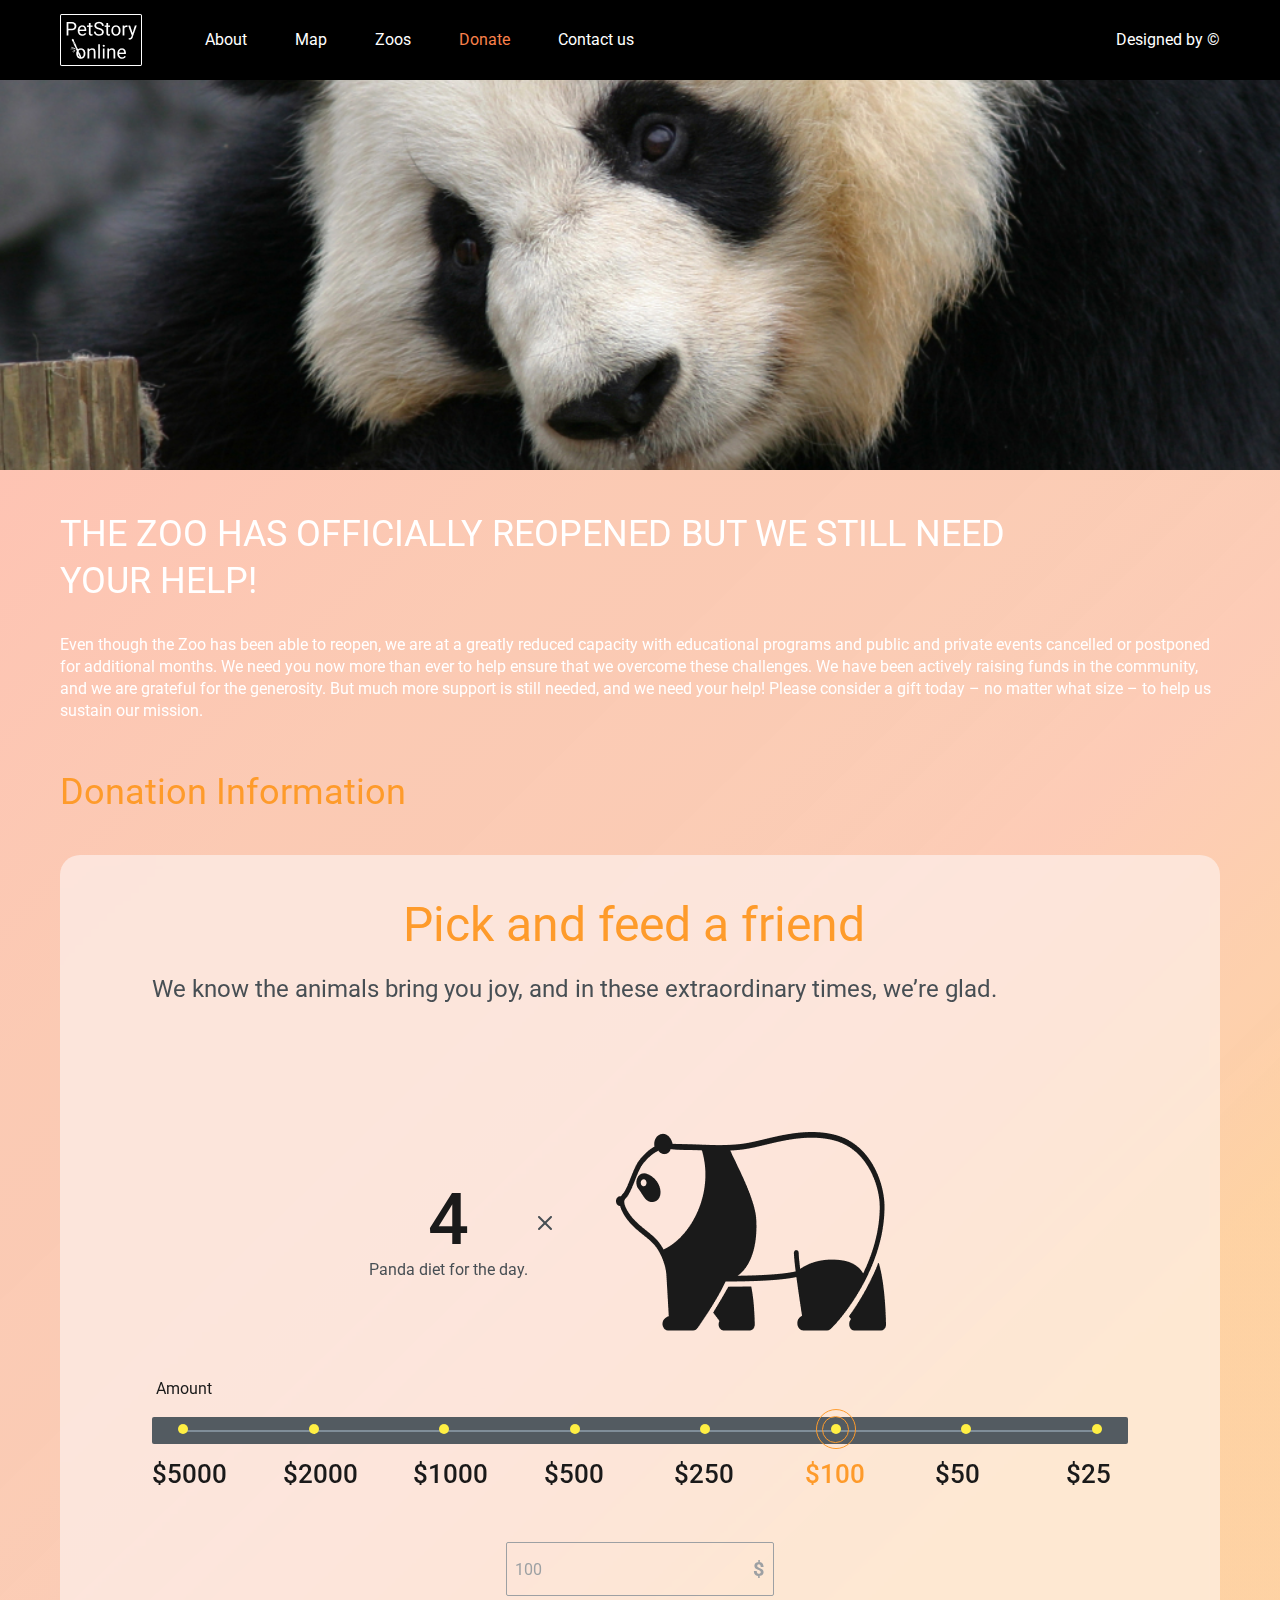
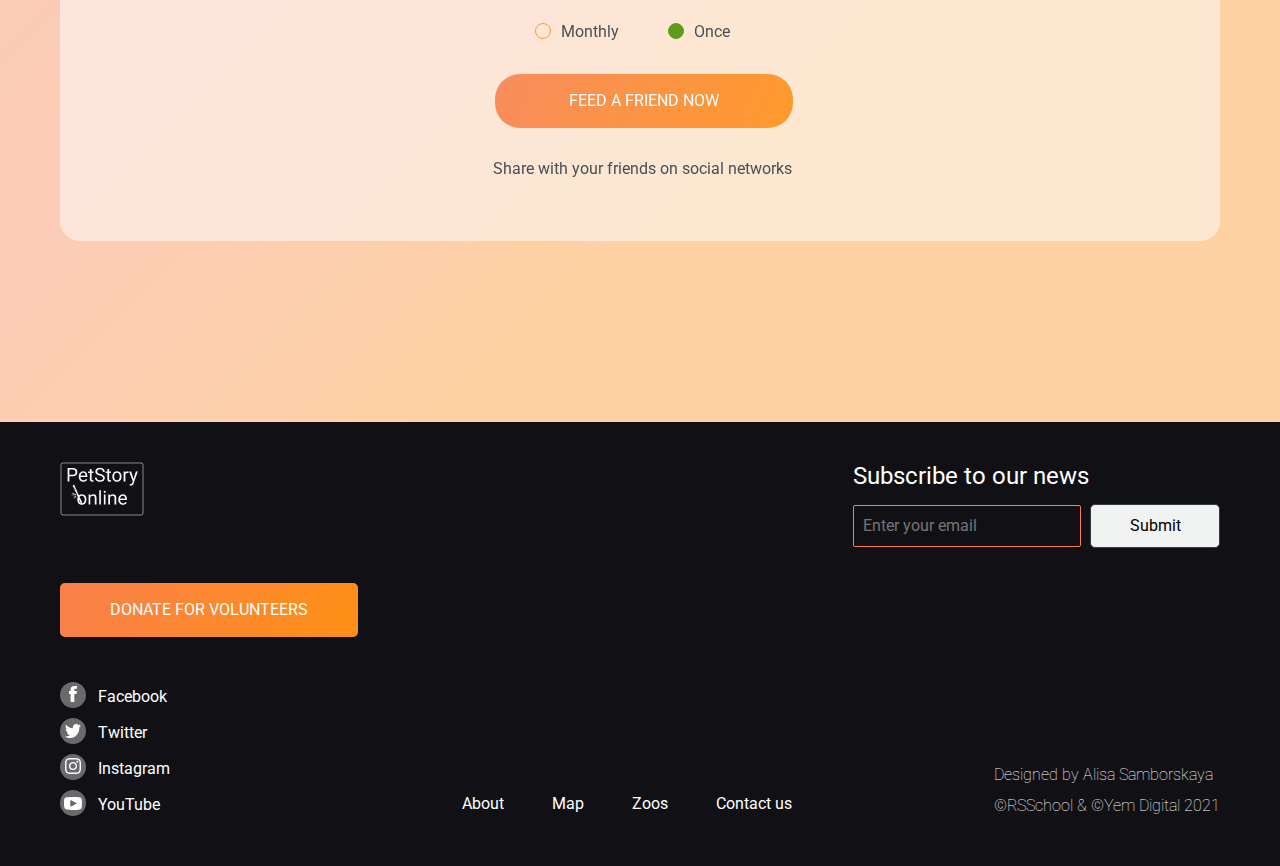
<file: donate/donate.html>
<!DOCTYPE html>
<html lang="en">
<head>
    <meta charset="UTF-8">
    <meta name="viewport" content="width=device-width, initial-scale=1">
    <link rel="preconnect" href="https://fonts.googleapis.com">
    <link rel="preconnect" href="https://fonts.gstatic.com" crossorigin>
    <link href="https://fonts.googleapis.com/css2?family=Roboto:wght@300;400;500;700&display=swap" rel="stylesheet">
    <link rel="stylesheet" href="../style.css">
    <link rel="stylesheet" href="style.css">
    <link rel="stylesheet" href="../assets/styles/normalize.css">
    <title>Online Zoo</title>
</head>
<body>
<div id="wrapper">
    <header class="header">
        <div class="header-wrapper">
            <a href="../index.html" class="logo">
                <img src="../assets/images/logo_header.png" alt="Logo" class="logo-desktop">
                <img src="../assets/images/logo_header_mobile.png" alt="Logo" class="logo-mobile">
            </a>
            <button class="menu-btn btn-open" onclick="toggleMenu()">
                <img src="../assets/icons/menu.svg" alt="Logo">
            </button>
            <div id="js-navigation" class="nav-wrapper">
                <div class="burger-overlay">
                    <a href="../index.html" class="burger-logo">
                        <span class="burger-title">PetStory online</span>
                    </a>
                    <button class="menu-btn btn-close" onclick="toggleMenu()">
                        <img src="../assets/icons/x_icon.svg" alt="Close">
                    </button>
                    <nav id="header-nav" class="header-nav">
                        <ul class="header-nav-list">
                            <li><a href="../index.html">About</a></li>
                            <li><a href="">Map</a></li>
                            <li><a href="">Zoos</a></li>
                            <li><a href="/donate.html" class="active">Donate</a></li>
                            <li><a href="">Contact us</a></li>
                        </ul>
                    </nav>
                    <a href="https://www.figma.com/file/jfEFwkXVj1WRq7sUHDr8os/PetStory-online" class="designed-by">
                        Designed by &#169
                    </a>
                </div>
            </div>
        </div>
    </header>
    <main class="main-section">
        <div class="banner-inner"></div>
        <section class="pick donate-page">
            <div class="wrapper-text">
                <h2>THE ZOO HAS OFFICIALLY REOPENED BUT WE STILL NEED YOUR HELP!</h2>
                <p>Even though the Zoo has been able to reopen, we are at a greatly reduced capacity with educational
                    programs and public and private events cancelled or postponed for additional months. We need you now
                    more than ever to help ensure that we overcome these challenges. We have been actively raising funds
                    in the community, and we are grateful for the generosity. But much more support is still needed, and
                    we need your help! Please consider a gift today – no matter what size – to help us sustain our
                    mission.</p>
                <h3>Donation Information</h3>
            </div>
            <div class="pick-section-wrapper">
                <div class="pick-text-block">
                    <h2>Pick and feed a friend</h2>
                    <h3>We know the animals bring you joy, and in these extraordinary times, we’re glad.</h3>
                </div>
                <div class="donate-animal">
                    <div class="donate-animal-holder">
                        <div class="donate-animal_count">
                            <span class="amount">4</span>
                            <span class="amount-decs">Panda diet for the day.</span>
                        </div>
                        <div class="donate-animal_multiply"><img src="../assets/icons/x_icon.svg" alt=""></div>
                        <div class="donate-animal_ico"><img src="../assets/images/animals-widget.png"
                                                            alt="Panda ico"></div>
                    </div>
                </div>
                <div class="donate-amount-range">
                    <p class="title">Amount</p>
                    <div class="donate-amount_line">
                        <label for="5000" onclick="selectDonate(this)"><input type="radio" id="5000" name="amount" value="5000"><span>$5000</span>
                        </label>
                        <label for="2000" onclick="selectDonate(this)"><input type="radio" id="2000" name="amount"
                                                 value="2000"><span>$2000</span></label>
                        <label for="1000" onclick="selectDonate(this)"><input type="radio" id="1000" name="amount" value="1000"
                                                 ><span>$1000</span></label>
                        <label for="500" onclick="selectDonate(this)"><input type="radio" id="500" name="amount"
                                                value="500"><span>$500</span></label>
                        <label for="250" onclick="selectDonate(this)"><input type="radio" id="250" name="amount"
                                                value="250"><span>$250</span></label>
                        <label for="100" onclick="selectDonate(this)"><input class="js-checked" type="radio" id="100" name="amount"
                                                value="100" checked><span>$100</span></label>
                        <label for="50" onclick="selectDonate(this)"><input type="radio" id="50" name="amount" value="50"><span>$50</span></label>
                        <label for="25" onclick="selectDonate(this)"><input type="radio" id="25" name="amount" value="25"><span>$25</span></label>
                    </div>
                </div>
                <form action="" class="donate-form">
                    <div class="input-holder">
                        <input type="number" pattern="/^-?\d+\.?\d*$/"
                               maxlength="4" min="0" max="9999"
                               onkeypress="limitKeypress(event,this.value,4)" name="" id="currency"
                               placeholder="Another amount" value="100">
                        <label for="currency" class="currency">$</label>
                    </div>
                    <div class="form-row">
                        <label for="Monthly"><input type="radio" name="donation-period" id="Monthly" value="Monthly">Monthly</label>
                        <label for="Once"> <input type="radio" name="donation-period" id="Once" value="Once"
                                                  checked="checked">Once</label>
                    </div>
                    <input type="submit" value="Feed a friend now">
                </form>
                <p class="centre-text">Share with your friends on social networks </p>
            </div>
        </section>
    </main>
    <footer>
        <div class="footer-wrapper">
            <div class="footer-wrapper-logo">
                <a href="../index.html">
                    <img class='logo-footer-desktop' src="../assets/images/logo.png" alt="logo zoo">
                    <img class='logo-footer-mobile' src="../assets/images/logo-footer-mobile.png" alt="logo zoo">
                </a>
            </div>
            <div class="subscription-form">
                <h3>Subscribe to our news</h3>
                <form action="">
                    <input type="email" name="" id="email" placeholder="Enter your email">
                    <input type="submit" value="Submit"/>
                </form>
            </div>
            <div class="btn-wrapper">
                <a href="/donate.html" class="btn rectangle">donate for volunteers</a>
            </div>
            <ul class="social-links">
                <li><a href="https://www.facebook.com/"><span class="ico-social"><img
                        src="../assets/icons/ico-facebook.svg"
                        alt="Facebook ico"></span><span class="ico-social_text">Facebook</span></a></li>
                <li><a href="https://twitter.com/"><span class="ico-social"><img
                    src="../assets/icons/ico-twitter.svg" alt="Twitter ico"></span><span class="ico-social_text">Twitter</span></a>
                </li>
                <li><a href="https://www.instagram.com/"><span class="ico-social"><img
                        src="../assets/icons/ico-instagram.svg"
                        alt="Instagram ico"></span><span class="ico-social_text">Instagram</span></a></li>
                <li><a href="https://www.youtube.com/"><span class="ico-social"><img
                    src="../assets/icons/ico-youtube.svg" alt="YouTube ico"></span><span class="ico-social_text">YouTube</span></a>
                </li>
            </ul>
            <div class="footer-navigation-wrapper">
                <nav class="footer-navigation">
                    <ul>
                        <li><a href="../index.html">About</a></li>
                        <li><a href="">Map</a></li>
                        <li><a href="">Zoos</a></li>
                        <li><a href="">Contact us</a></li>
                    </ul>
                </nav>
                <div class="designed">
                    <a href="https://www.figma.com/file/jfEFwkXVj1WRq7sUHDr8os/PetStory-online">
                        <p> Designed by Alisa Samborskaya</p>
                        <p>&#169;RSSchool & &#169;Yem Digital 2021</p>
                    </a>
                </div>
            </div>
        </div>
    </footer>
</div>
</body>
<script>

    function limitKeypress(event, value, maxLength) {
        if (value != undefined && value.toString().length >= maxLength) {
            event.preventDefault();
        }
    }

    var amountInput = document.getElementById("currency")

    const donateAmounts = ['25', '50', '100', '250', '500', '1000', '2000', '5000'];
    function validateCheckedSelects(x) {
        if (x.matches) {
            document.querySelector(".js-checked").checked = true;
        }
    }

    var x = window.matchMedia("(max-width: 999px)")
    validateCheckedSelects(x)
    x.addListener(validateCheckedSelects)

    function toggleMenu() {
        var x = document.getElementById("js-navigation");
        if (x.style.display === "block") {
            x.style.display = "none";
        } else {
            x.style.display = "block";
        }
    }

    function checkDonateAmount() {
        let inputAmount = amountInput.value;
        if(inputAmount > 0 && donateAmounts.includes(inputAmount)) {
            let newElement = document.getElementById(amountInput.value);
            newElement.classList.add("js-checked")
            newElement.checked = true
        } else {
            let checkedInput = document.querySelector('.donate-amount_line input:checked');
            if(checkedInput != null) {
                checkedInput.checked = false
                checkedInput.classList.remove("js-checked");
            }
        }
    }

    function selectDonate(el) {
        let donateAmount = (el).querySelector('input').value;
        amountInput.value = donateAmount
    }

    document.addEventListener('click', (e) => {
        if (e.target.closest('.nav-wrapper')) {
            document.getElementById("js-navigation").style.display = "none";
        }
    });

    // amountInput.addEventListener('keypress', checkDonateAmount)
    amountInput.addEventListener('input', checkDonateAmount);
</script>
</html>
</file>
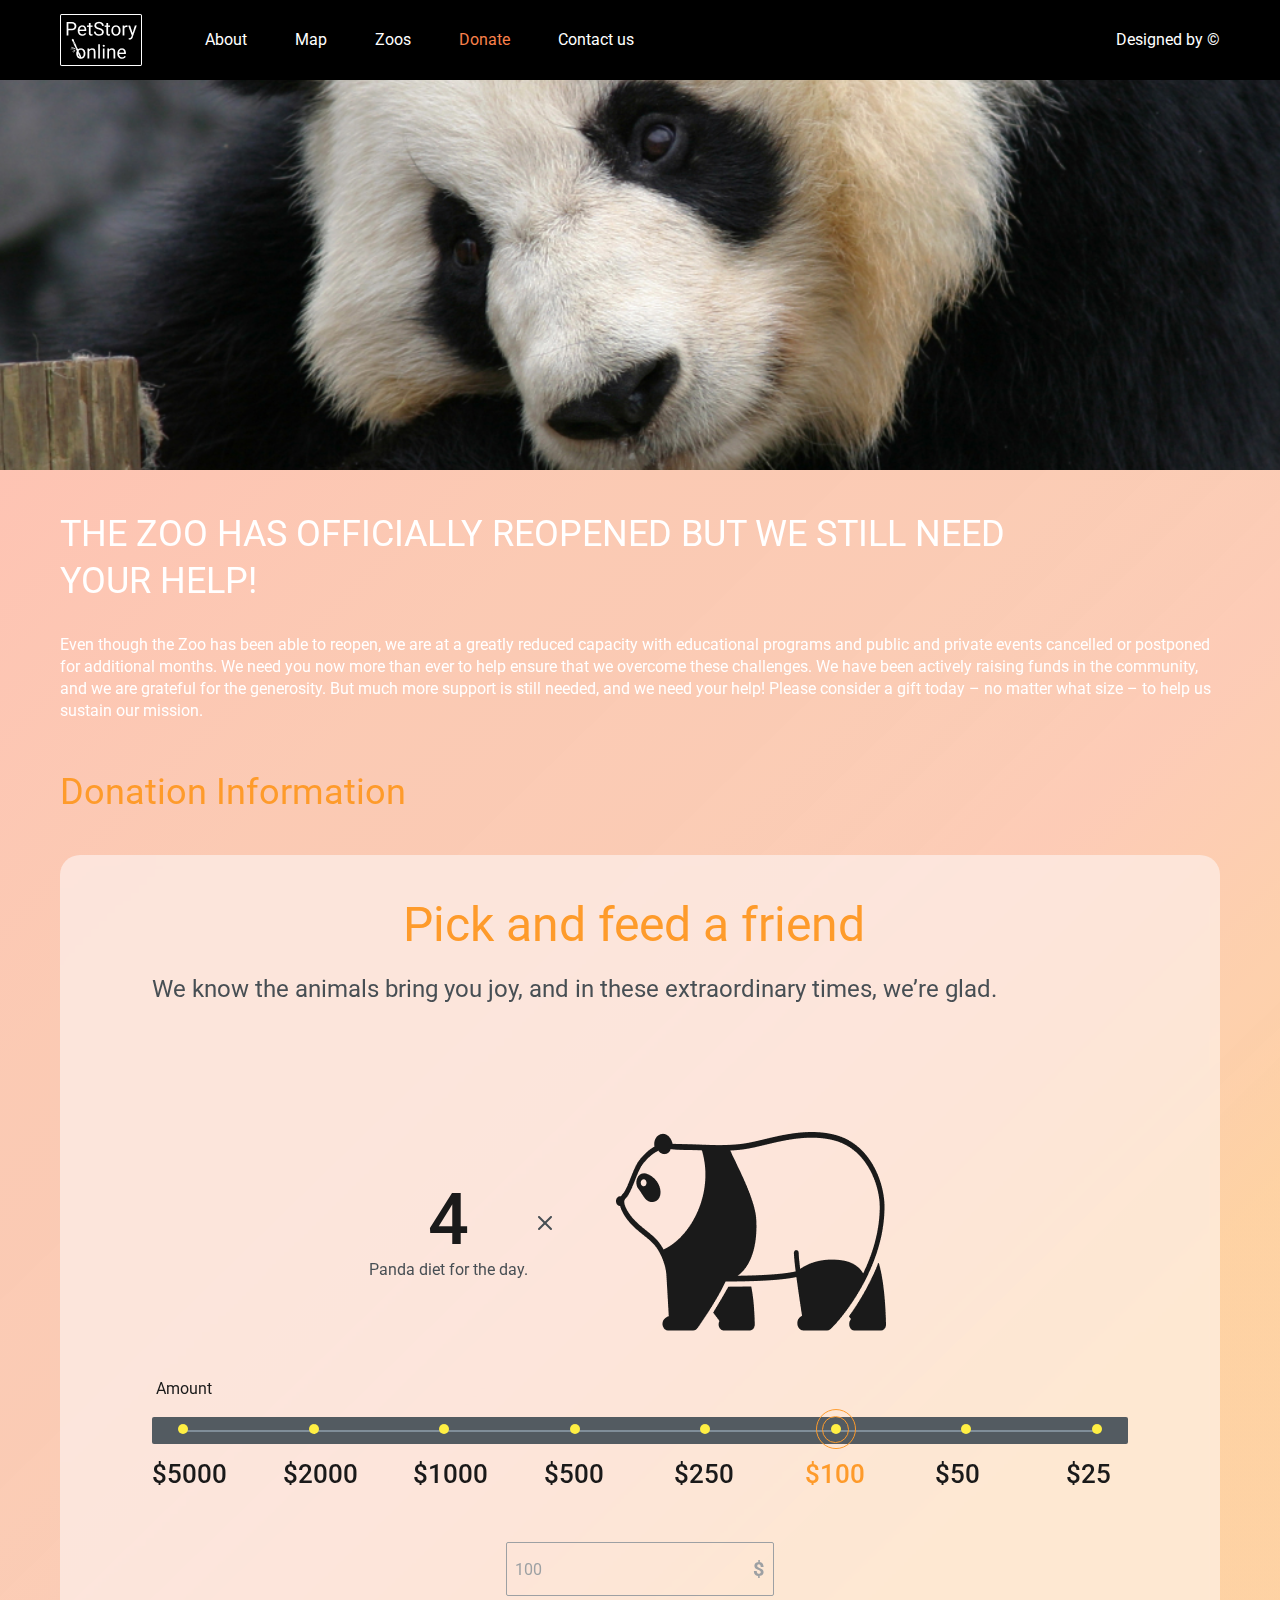
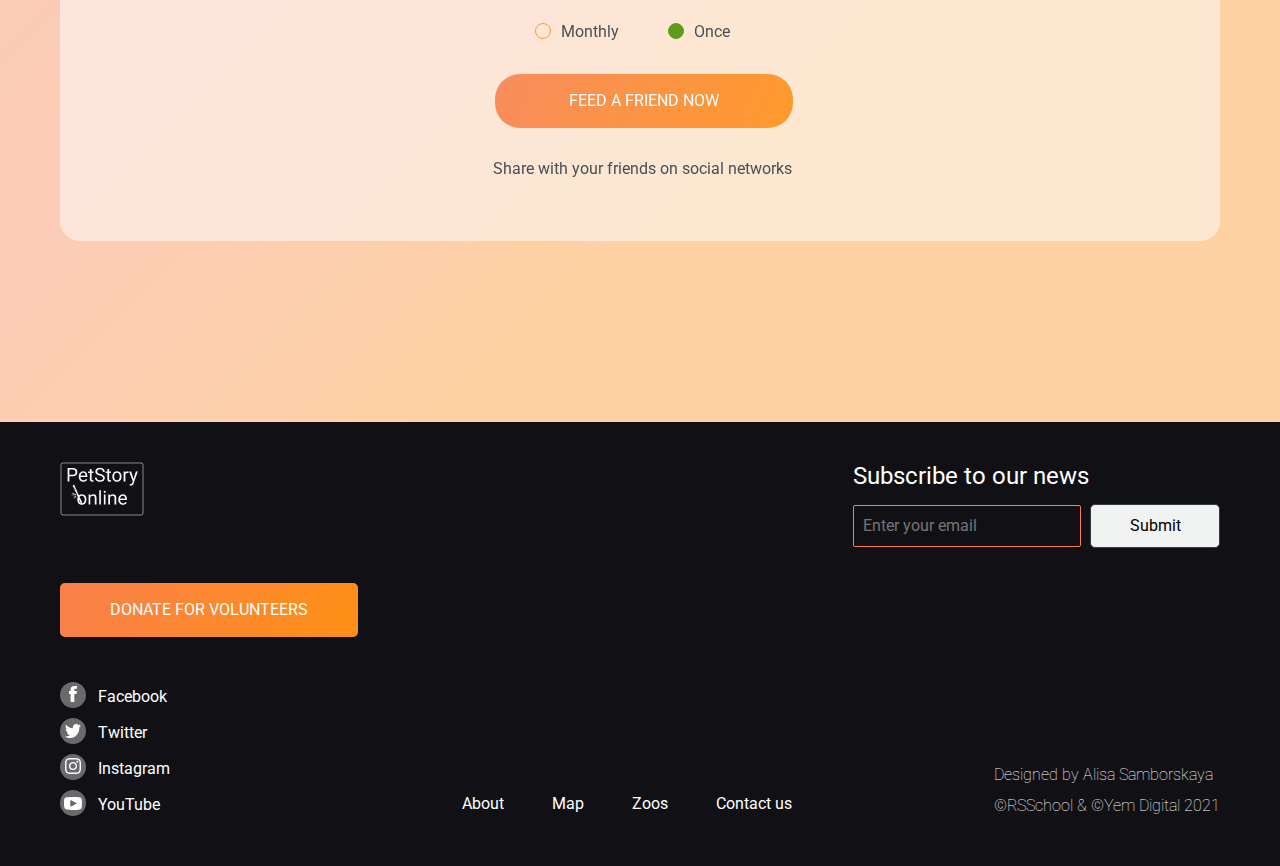
<file: pages/donate/donate.html>
<!DOCTYPE html>
<html lang="en">
<head>
    <meta charset="UTF-8">
    <meta name="viewport" content="width=device-width, initial-scale=1">
    <link rel="preconnect" href="https://fonts.googleapis.com">
    <link rel="preconnect" href="https://fonts.gstatic.com" crossorigin>
    <link href="https://fonts.googleapis.com/css2?family=Roboto:wght@300;400;500;700&display=swap" rel="stylesheet">
    <link rel="stylesheet" href="../main/style.css">
    <link rel="stylesheet" href="style.css">
    <link rel="stylesheet" href="../../assets/styles/normalize.css">
    <title>Online Zoo</title>
</head>
<body>
<div id="wrapper">
    <header class="header">
        <div class="header-wrapper">
            <a href="../main/index.html" class="logo">
                <img src="../../assets/images/logo_header.png" alt="Logo" class="logo-desktop">
                <img src="../../assets/images/logo_header_mobile.png" alt="Logo" class="logo-mobile">
            </a>
            <button class="menu-btn btn-open" onclick="toggleMenu()">
                <img src="../../assets/icons/menu.svg" alt="Logo">
            </button>
            <div id="js-navigation" class="nav-wrapper">
                <div class="burger-overlay">
                    <a href="../main/index.html" class="burger-logo">
                        <span class="burger-title">PetStory online</span>
                    </a>
                    <button class="menu-btn btn-close" onclick="toggleMenu()">
                        <img src="../../assets/icons/x_icon.svg" alt="Close">
                    </button>
                    <nav id="header-nav" class="header-nav">
                        <ul class="header-nav-list">
                            <li><a href="../main/index.html">About</a></li>
                            <li><a href="">Map</a></li>
                            <li><a href="">Zoos</a></li>
                            <li><a href="../donate/donate.html" class="active">Donate</a></li>
                            <li><a href="">Contact us</a></li>
                        </ul>
                    </nav>
                    <a href="https://www.figma.com/file/jfEFwkXVj1WRq7sUHDr8os/PetStory-online" class="designed-by">
                        Designed by &#169
                    </a>
                </div>
            </div>
        </div>
    </header>
    <main class="main-section">
        <div class="banner-inner"></div>
        <section class="pick donate-page">
            <div class="wrapper-text">
                <h2>THE ZOO HAS OFFICIALLY REOPENED BUT WE STILL NEED YOUR HELP!</h2>
                <p>Even though the Zoo has been able to reopen, we are at a greatly reduced capacity with educational
                    programs and public and private events cancelled or postponed for additional months. We need you now
                    more than ever to help ensure that we overcome these challenges. We have been actively raising funds
                    in the community, and we are grateful for the generosity. But much more support is still needed, and
                    we need your help! Please consider a gift today – no matter what size – to help us sustain our
                    mission.</p>
                <h3>Donation Information</h3>
            </div>
            <div class="pick-section-wrapper">
                <div class="pick-text-block">
                    <h2>Pick and feed a friend</h2>
                    <h3>We know the animals bring you joy, and in these extraordinary times, we’re glad.</h3>
                </div>
                <div class="donate-animal">
                    <div class="donate-animal-holder">
                        <div class="donate-animal_count">
                            <span class="amount">4</span>
                            <span class="amount-decs">Panda diet for the day.</span>
                        </div>
                        <div class="donate-animal_multiply"><img src="../../assets/icons/x_icon.svg" alt=""></div>
                        <div class="donate-animal_ico"><img src="../../assets/images/animals-widget.png"
                                                            alt="Panda ico"></div>
                    </div>
                </div>
                <div class="donate-amount-range">
                    <p class="title">Amount</p>
                    <div class="donate-amount_line">
                        <label for="5000" onclick="selectDonate(this)"><input type="radio" id="5000" name="amount" value="5000"><span>$5000</span>
                        </label>
                        <label for="2000" onclick="selectDonate(this)"><input type="radio" id="2000" name="amount"
                                                 value="2000"><span>$2000</span></label>
                        <label for="1000" onclick="selectDonate(this)"><input type="radio" id="1000" name="amount" value="1000"
                                                 ><span>$1000</span></label>
                        <label for="500" onclick="selectDonate(this)"><input type="radio" id="500" name="amount"
                                                value="500"><span>$500</span></label>
                        <label for="250" onclick="selectDonate(this)"><input type="radio" id="250" name="amount"
                                                value="250"><span>$250</span></label>
                        <label for="100" onclick="selectDonate(this)"><input class="js-checked" type="radio" id="100" name="amount"
                                                value="100" checked><span>$100</span></label>
                        <label for="50" onclick="selectDonate(this)"><input type="radio" id="50" name="amount" value="50"><span>$50</span></label>
                        <label for="25" onclick="selectDonate(this)"><input type="radio" id="25" name="amount" value="25"><span>$25</span></label>
                    </div>
                </div>
                <form action="" class="donate-form">
                    <div class="input-holder">
                        <input type="number" pattern="/^-?\d+\.?\d*$/"
                               maxlength="4" min="0" max="9999"
                               onkeypress="limitKeypress(event,this.value,4)" name="" id="currency"
                               placeholder="Another amount" value="100">
                        <label for="currency" class="currency">$</label>
                    </div>
                    <div class="form-row">
                        <label for="Monthly"><input type="radio" name="donation-period" id="Monthly" value="Monthly">Monthly</label>
                        <label for="Once"> <input type="radio" name="donation-period" id="Once" value="Once"
                                                  checked="checked">Once</label>
                    </div>
                    <input type="submit" value="Feed a friend now">
                </form>
                <p class="centre-text">Share with your friends on social networks </p>
            </div>
        </section>
    </main>
    <footer>
        <div class="footer-wrapper">
            <div class="footer-wrapper-logo">
                <a href="../main/index.html">
                    <img class='logo-footer-desktop' src="../../assets/images/logo.png" alt="logo zoo">
                    <img class='logo-footer-mobile' src="../../assets/images/logo-footer-mobile.png" alt="logo zoo">
                </a>
            </div>
            <div class="subscription-form">
                <h3>Subscribe to our news</h3>
                <form action="">
                    <input type="email" name="" id="email" placeholder="Enter your email">
                    <input type="submit" value="Submit"/>
                </form>
            </div>
            <div class="btn-wrapper">
                <a href="../donate/donate.html" class="btn rectangle">donate for volunteers</a>
            </div>
            <ul class="social-links">
                <li><a href="https://www.facebook.com/"><span class="ico-social"><img
                        src="../../assets/icons/ico-facebook.svg"
                        alt="Facebook ico"></span><span class="ico-social_text">Facebook</span></a></li>
                <li><a href="https://twitter.com/"><span class="ico-social"><img
                        src="../../assets/icons/ico-twitter.svg" alt="Twitter ico"></span><span class="ico-social_text">Twitter</span></a>
                </li>
                <li><a href="https://www.instagram.com/"><span class="ico-social"><img
                        src="../../assets/icons/ico-instagram.svg"
                        alt="Instagram ico"></span><span class="ico-social_text">Instagram</span></a></li>
                <li><a href="https://www.youtube.com/"><span class="ico-social"><img
                        src="../../assets/icons/ico-youtube.svg" alt="YouTube ico"></span><span class="ico-social_text">YouTube</span></a>
                </li>
            </ul>
            <div class="footer-navigation-wrapper">
                <nav class="footer-navigation">
                    <ul>
                        <li><a href="../main/index.html">About</a></li>
                        <li><a href="">Map</a></li>
                        <li><a href="">Zoos</a></li>
                        <li><a href="">Contact us</a></li>
                    </ul>
                </nav>
                <div class="designed">
                    <a href="https://www.figma.com/file/jfEFwkXVj1WRq7sUHDr8os/PetStory-online">
                        <p> Designed by Alisa Samborskaya</p>
                        <p>&#169;RSSchool & &#169;Yem Digital 2021</p>
                    </a>
                </div>
            </div>
        </div>
    </footer>
</div>
</body>
<script>

    function limitKeypress(event, value, maxLength) {
        if (value != undefined && value.toString().length >= maxLength) {
            event.preventDefault();
        }
    }

    var amountInput = document.getElementById("currency")

    const donateAmounts = ['25', '50', '100', '250', '500', '1000', '2000', '5000'];
    function validateCheckedSelects(x) {
        if (x.matches) {
            document.querySelector(".js-checked").checked = true;
        }
    }

    var x = window.matchMedia("(max-width: 999px)")
    validateCheckedSelects(x)
    x.addListener(validateCheckedSelects)

    function toggleMenu() {
        var x = document.getElementById("js-navigation");
        if (x.style.display === "block") {
            x.style.display = "none";
        } else {
            x.style.display = "block";
        }
    }

    function checkDonateAmount() {
        let inputAmount = amountInput.value;
        if(inputAmount > 0 && donateAmounts.includes(inputAmount)) {
            let newElement = document.getElementById(amountInput.value);
            newElement.classList.add("js-checked")
            newElement.checked = true
        } else {
            let checkedInput = document.querySelector('.donate-amount_line input:checked');
            if(checkedInput != null) {
                checkedInput.checked = false
                checkedInput.classList.remove("js-checked");
            }
        }
    }

    function selectDonate(el) {
        let donateAmount = (el).querySelector('input').value;
        amountInput.value = donateAmount
    }

    document.addEventListener('click', (e) => {
        if (e.target.closest('.nav-wrapper')) {
            document.getElementById("js-navigation").style.display = "none";
        }
    });

    // amountInput.addEventListener('keypress', checkDonateAmount)
    amountInput.addEventListener('input', checkDonateAmount);
</script>
</html>
</file>
<file: style.css>
* {
    box-sizing: border-box;
    margin: 0;
    padding: 0;
}

body {
    min-width: 320px;
    font-family: Roboto, sans-serif;
    margin: 0 auto;
    height: 100%;
}

button {
    background: none;
    outline: none;
    border: none;
}

section {
    position: relative;
}

a {
    text-decoration: none;
}

li {
    list-style: none;
}

.header-wrapper,
.banner-wrapper,
.backstage-content,
.pick-section-wrapper,
.testimonials-wrapper,
.footer-wrapper {
    max-width: 1160px;
    margin: 0 auto;
    position: relative;
}

.header {
    position: relative;
    z-index: 1;
    background: #000;
    padding: 0 30px;
    font-size: 16px;
    color: #fff;
}

.header-wrapper {
    padding: 14px 0 10px;
    display: flex;
    flex-wrap: wrap;
    align-items: center;
    justify-content: space-between;
}

.header .logo {
    margin: 0 63px 0 0;
}

.logo-mobile {
    display: none;
}

.header-nav {
    flex: 1;
}

.nav-wrapper {
    display: flex;
    flex: 1;
    margin: 0 0 4px;
}

.burger-overlay {
    display: flex;
    width: 100%;
}

.menu-btn {
    display: none;
}

.header-nav-list {
    display: flex;
}

.header-nav-list li {
    margin-right: 58px;
}

.nav-wrapper a {
    color: #fff;
}

.nav-wrapper a:hover,
.nav-wrapper a.active {
    color: #F9804B;
}

.header-nav-list li a.active {
    pointer-events: none;
}

.main-section {
    position: relative;
}

.banner {
    background-image: url(assets/images/GiantPanda.jpg);
    background-size: cover;
    background-position: center bottom;
    height: 700px;
    position: relative;
}

.banner h1 {
    text-indent: -9999px;
    margin: 0;
    height: 0;
}

.banner-wrapper {
    height: 100%;
    position: relative;
}

.banner-title {
    position: absolute;
    top: 85px;
    right: 15px;
    color: #fff;
    font-weight: 700;
    font-size: 106px;
    line-height: 80px;
    width: 470px;
    text-align: center;
    text-transform: uppercase;
    transform-style: preserve-3d;
}

.banner-title:after {
    content: "";
    position: absolute;
    width: 465px;
    height: 465px;
    border-radius: 50%;
    left: -88px;
    top: -73px;
    background: linear-gradient(113.96deg, #F9804B 1.49%, #FE9013 101.44%);
    transform: translateZ(-1px);
}

.yellow-text {
    letter-spacing: -1px;
    color: #FFEE2E;
}

.btn {
    display: block;
    width: 298px;
    height: 54px;
    font-size: 16px;
    line-height: 54px;
    text-align: center;
    text-transform: uppercase;
    color: #FFFFFF;
    background: linear-gradient(113.96deg, #F9804B 1.49%, #FE9013 101.44%);
    border-radius: 25px;
}

.btn:hover {
    background: #E47209;
}

.btn:active {
    background: #4B9200;
}

.btn.rectangle {
    border-radius: 5px;
}

.banner .btn {
    position: absolute;
    bottom: 100px;
    right: 97px;
}

.backstage {
    margin: 140px 0 142px;
    padding: 0 30px;
}

.backstage-content {
    display: flex;
    justify-content: space-between;
    align-items: flex-start;
    color: #333B41;
    gap: 20px;
}

.backstage-content picture {
    overflow: hidden;
}

.backstage-text {
    max-width: 465px;
    width: 100%;
    font-size: 16px;
    font-weight: 400;
    line-height: 140%;
    text-align: left;
}

.backstage-text h2,
.backstage-text h3 {
    font-style: normal;
    font-weight: 400;
    font-size: 48px;
    line-height: 120%;
    margin: 0 0 20px;
}

.backstage-text h3 {
    margin: 54px 0 33px;
    font-size: 24px;
}

.backstage-content p {
    margin: 0 0 16px;
    line-height: 22px;
}

.flower-decoration {
    height: 613px;
    width: 204px;
    position: absolute;
    top: -128px;
    right: 0;
    background-image: url(assets/images/flower_foto1.png);
    background-repeat: no-repeat;
    z-index: -1;
}

.leave-decoration {
    height: 408px;
    width: 247px;
    position: absolute;
    bottom: -313px;
    right: 0;
    background-image: url(assets/images/leav_foto.png);
    background-repeat: no-repeat;
    z-index: -1;
    background-size: contain;
}

.pets-card {
    position: relative;
    overflow: hidden;
    border-radius: 5px;
    margin: 15px 15px 20px;
}

.pets-card:last-child {
    margin-bottom: 0;
}

.pets-card:hover div {
    transform: translate(0, 0);
    transition: all 0.4s ease-in;
}

.pets-card .overlay {
    position: absolute;
    bottom: 0;
    transform: translate(0, 100%);
    padding: 15px;
    background-color: rgba(0, 0, 0, 0.5);
    text-align: center;
    transition: all 0.4s ease-in;
    width: 100%;
    height: 100%;
    border-radius: 5px;
    color: #fff;
    display: flex;
    flex-direction: column;
    justify-content: center
}

.pets-slider {
    max-width: 1190px;
    margin: 0 auto;
    padding: 5px 0 80px;
    position: relative;
}

.pets-section {
    padding: 0 0 100px;
}

.sliders {
    display: flex;
    flex-wrap: wrap;
    margin: 0 auto;
    justify-content: center;
    align-items: center;
}

.slider-btns button {
    cursor: pointer;
}

.slider-image {
    display: flex;
    flex-direction: column;
    border-radius: 5px;
    border: 1px solid #FA6F32;
    color: #000;
    transition: all 0.5s;
    overflow: hidden;
}

.pets-card:hover .image-holder img {
    transform: scale(1.25);
    transition: all 0.4s ease-in;
}

.image-holder {
    overflow: hidden;
}

.image-holder img {
    transition: all 0.4s ease-in;
    width: 100%;
    height: 100%;
    display: block;
}

.slider-text {
    display: flex;
    flex-direction: column;
    justify-content: space-between;
    height: 100%;
    padding: 10px 15px 13px;
    position: relative;
    font-weight: 300;
    font-size: 15px;
    line-height: 120%;
}

.pets-card h3 {
    text-transform: uppercase;
    font-weight: 500;
    font-size: 16px;
}

.pets-card .overlay h3 {
    font-size: 25px;
    margin-bottom: 30px;
}

.ico-animal {
    position: absolute;
    right: 11px;
    bottom: 12px;
}

.btn-slider-prev,
.btn-slider-next {
    width: 62px;
    height: 62px;
    text-indent: -9999px;
    position: absolute;
    display: block;
    top: 44%;
    border-radius: 50%;
}

.btn-slider-prev {
    left: 0;
    transform: translateX(calc(-100% - 4px));
    background: url(assets/icons/arrow-back.svg) center center no-repeat, linear-gradient(113.96deg, #F9804B 1.49%, #FE9013 101.44%);
}

.btn-slider-next {
    right: 0;
    transform: translateX(calc(100% + 4px));
    background: url(assets/icons/arrow.svg) center center no-repeat, linear-gradient(113.96deg, #F9804B 1.49%, #FE9013 101.44%);
}

.btn-slider-prev:focus {
    background: url(assets/icons/arrow-back.svg) center center no-repeat, #4B9200;
}

.btn-slider-next:focus {
    background: url(assets/icons/arrow.svg) center center no-repeat, #4B9200;
}

.pets-section .btn {
    margin: 0 auto;
}

.palm-decoration {
    position: absolute;
    bottom: 0;
    left: 0;
    background-image: url(assets/images/palm_foto.png);
    background-size: cover;
    background-position: center center;
    overflow: hidden;
    width: 292px;
    height: 460px;
    z-index: -1;
}

.strelitzia-decoration {
    position: absolute;
    bottom: 0;
    right: 0;
    background-image: url(assets/images/strelitzia.png);
    background-size: cover;
    background-position: center center;
    overflow: hidden;
    width: 368px;
    height: 275px;
    z-index: -1;
}

.pick {
    color: #333B41;
    padding: 70px 30px 100px;
    background: linear-gradient(315.75deg, rgba(254, 210, 144, 0.7) 30.06%, #FEBDAB 100.95%, rgba(254, 210, 144, 0.7) 106.36%), linear-gradient(315.75deg, rgba(254, 189, 171, 0.74) 30.06%, rgba(243, 169, 248, 0.66) 50.74%, #E0D8F0 80.49%, #EAF7FE 127.9%, #EAF7FE 149.54%), linear-gradient(315.75deg, rgba(254, 189, 171, 0.74) 30.06%, rgba(243, 169, 248, 0.66) 50.74%, #E0D8F0 80.49%, #EAF7FE 127.9%, #EAF7FE 149.54%);
    opacity: 0.9;
    overflow: hidden;
}

.pick-section-wrapper {
    padding: 40px 53px 60px 99px;
    background: rgba(253, 253, 255, 0.52);
    backdrop-filter: blur(4px);
    border-radius: 20px;
}

.pick h2 {
    font-style: normal;
    font-weight: 400;
    font-size: 48px;
    line-height: 120%;
    text-align: center;
    color: #FE9013;
    margin: 0 41px 32px 0;
}

.pick .pick-text-block {
    margin: 0 0 51px;
    overflow: hidden;
}

.pick .pick-text-block p {
    margin: 0 0 10px;
    line-height: 130%;
}

.pick-text-block h3,
.how-works-block h3 {
    font-style: normal;
    font-weight: 400;
    font-size: 24px;
    line-height: 120%;
    margin: 0 0 41px;
}

.how-works-block h3 {
    font-size: 36px;
    text-align: center;
}

.selected-text {
    font-weight: 500;
}

.pick p a {
    color: #333B41;
    border-bottom: 1px solid #FE9013;
}

.how-works-block {
    margin: 0 0 0 34px;
    width: 89%;
}

.how-works-steps {
    display: flex;
    line-height: 136%;
    margin-bottom: 63px;
    justify-content: space-around;
}

.how-works-step {
    width: 168px;
    position: relative;
}

.how-works-ico {
    display: flex;
    justify-content: center;
    align-items: center;
    margin-bottom: 29px;
    height: 168px;
    background: #FFFFFF;
    border: 1px solid #F9804B;
    border-radius: 5px;
}

.how-works-steps .how-works-step:last-child:after {
    display: none;
}

.how-works-step:after {
    content: "";
    position: absolute;
    width: 71px;
    height: 37px;
    right: -101px;
    top: 61px;
    background: url("assets/images/Vector.png");
    transform: translateZ(-1px);
}

.pick .btn {
    margin: 0 auto;
}

.testimonials {
    padding: 0 30px;
    margin: 140px auto 180px;
}

.testimonials h2 {
    margin: 0 0 46px;
    font-style: normal;
    font-weight: 400;
    font-size: 36px;
    line-height: 130%;
    text-align: center;
    color: #333B41;
}

.testimonials-carousel {
    margin: 0 0 21px;
    display: flex;
    justify-content: space-between;
    gap: 28px;
    overflow: hidden;
    align-items: stretch;
    max-width: 1160px;
}

.testimonials-carousel .slide {
    background: linear-gradient(#F1F3F2 0 0) padding-box,
    linear-gradient(-70deg, #FEBDAB 74%, #F3A9F8 66%, #E0D8F0 100%, #EAF7FE 100%, #EAF7FE 100%) border-box;
    font-weight: 300;
    font-size: 15px;
    line-height: 120%;
    color: #767474;
    padding: 14px 14px 20px;
    border-radius: 20px;
    max-height: 391px;
    position: relative;
    border: solid 2px transparent;
    transition: all 500ms linear;
}

.hidden {
    display: none;
}

.visuallyhidden {
    opacity: 0;
}

.testimonials-carousel .slide-container {
    width: 237px;
}

.slide-title {
    display: flex;
    align-items: center;
    margin-bottom: 10px;
}

.slide-feedback {
    overflow: hidden;
    display: -webkit-box;
    display: -moz-box;
    -webkit-box-orient: vertical;
    -moz-box-orient: vertical;
    line-clamp: 17;
    -webkit-line-clamp: 17;
}

.slide-title .slider-person {
    color: #BDBDBD;
}

.slide-title .avatar {
    margin-right: 10px;
}

.slide .person-name,
.content .person-name {
    font-weight: 400;
    font-size: 16px;
    line-height: 120%;
    color: #000;
}

.testimonials-slider-pagination {
    display: block;
    margin: 0 auto 31px;
    -webkit-appearance: none;
    width: 52%;
}

.testimonials-slider-pagination::-webkit-slider-runnable-track {
    width: 52%;
    height: 8px;
    cursor: pointer;
    background: #F5F7F6;
    border-radius: 5px;
}

.testimonials-slider-pagination::-webkit-slider-thumb {
    height: 8px;
    width: 19.5%;
    border-radius: 5px;
    background: #FE9013;
    cursor: pointer;
    -webkit-appearance: none;
}

.testimonials-slider-pagination::-webkit-slider-thumb:hover {
    background: #4B9200;
}

.testimonials-slider-pagination:focus::-webkit-slider-runnable-track {
    background: #F5F7F6;
}

.testimonials-slider-pagination::-moz-range-track {
    width: 52%;
    height: 8px;
    cursor: pointer;
    background: #F5F7F6;
    border-radius: 5px;
}

.testimonials-slider-pagination::-moz-range-thumb {
    height: 8px;
    width: 12.5%;
    background: #FE9013;
    cursor: pointer;
}


.testimonials-slider-pagination::-ms-track {
    width: 52%;
    height: 8px;
    cursor: pointer;
    background: transparent;
    border-color: transparent;
    color: transparent;
}

.testimonials-slider-pagination::-ms-fill-lower,
.testimonials-slider-pagination::-ms-fill-upper {
    background: #F5F7F6;
    border-radius: 5px;
}

.testimonials-slider-pagination::-ms-thumb {
    height: 8px;
    width: 12.5%;
    border-radius: 5px;
    background: #FE9013;
    cursor: pointer;
}

.testimonials-slider-pagination::-ms-thumb:hover,
.testimonials-slider-pagination::-moz-range-thumb:hover {
    background: #4B9200;
}

.testimonials-slider-pagination:focus::-ms-fill-lower,
.testimonials-slider-pagination:focus::-ms-fill-upper {
    background: #F5F7F6;
}


footer {
    color: #fff;
    background: #111115;
    padding: 40px 30px;
}

.logo-footer-desktop {
    display: block;
}

.logo-footer-mobile {
    display: none;
}

.footer-wrapper {
    display: flex;
    flex-wrap: wrap;
    justify-content: space-between;
}

.btn-wrapper {
    width: 100%;
    padding: 35px 0 45px;
}

footer a {
    color: #fff;
}

.footer-navigation a:hover,
.footer-navigation li a.active {
    color: #F9804B;
}

.footer-navigation li a.active {
    pointer-events: none;
}

.designed a:hover p {
    color: #4B9200;
    text-decoration: underline;
}

.subscription-form h3 {
    font-style: normal;
    font-weight: 400;
    font-size: 24px;
    line-height: 120%;
    margin: 0 0 13px;
}

.subscription-form input[type="email"] {
    width: 228px;
    border: 1px solid #F9804B;
    border-radius: 2px;
    margin-right: 5px;
    padding: 9px;
    background: #111115;
    font-weight: normal;
    font-size: 16px;
    line-height: 22px;
    color: #BDBDBD;
}

.subscription-form input[type="email"]:focus {
    border: 1px solid #4B9200;
    outline: none;
}

.subscription-form input[type="submit"] {
    color: #000;
    border: 1px solid #333B41;
    border-radius: 5px;
    font-weight: 400;
    font-size: 16px;
    line-height: 140%;
    background: #F1F3F2;
    width: 130px;
    height: 44px;
    cursor: pointer;
}

.subscription-form input[type="submit"]:focus {
    border: 1px solid #4B9200;
    color: #4B9200;
}

.social-links {
    width: 250px;
}

.social-links li {
    margin: 0 0 6px;
    overflow: hidden;
    line-height: 30px;
}

.social-links li a:hover {
    color: #4B9200;
}

.ico-social {
    float: left;
    width: 26px;
    height: 26px;
    margin-right: 12px;
    border-radius: 50%;
    background: rgba(196, 196, 196, 0.5);
    text-align: center;
    line-height: 30px;
}

.social-links li a:hover .ico-social {
    background: #4B9200;
}

.footer-navigation-wrapper {
    display: flex;
    flex: 1;
    padding-bottom: 10px;
}

.footer-navigation {
    display: flex;
    align-items: end;
    justify-content: center;
    flex: 1;
}

.footer-navigation ul {
    display: flex;
    flex-wrap: wrap;
    justify-content: space-between;
    align-items: center;
    column-gap: 58px;
}

.designed {
    display: flex;
    justify-content: end;
    align-items: end;
    width: 250px;
    font-size: 16px;
    line-height: 21px;
    font-weight: 100;
}

.designed p:not(:last-child) {
    margin: 0 0 10px;
}

.burger-logo {
    display: none;
}

.hidden {
    display: none;
}

@media (min-width: 1000px) and (max-width: 1599px) {
    .flower-decoration:before {
        content: "";
        position: absolute;
        left: 0;
        right: 0;
        top: 0;
        bottom: 0;
        background: rgba(255, 255, 255, .5);
    }

    .header-nav-list li {
        margin-right: 48px;
    }

    .pets-section {
        padding-bottom: 140px;
    }

    .pets-slider {
        max-width: 970px;
        padding: 0 0 82px;
    }

    .pets-card {
        margin: 20px 14px 92px 15px;
    }

    .pets-card:last-child {
        margin-bottom: 0;
    }

    .slider-btns button {
        top: 43%;
        transform: none;
    }

    .btn-slider-prev {
        left: calc(50% - 147px);
    }

    .btn-slider-next {
        right: calc(50% - 147px);
    }

    .footer-navigation ul {
        column-gap: 48px;
        line-height: 25px;
        margin-right: 27px;
    }
}

@media (max-width: 1224px) {
    .testimonials-carousel {
        max-width: 960px;
        margin: 0 auto 21px;
    }

    .testimonials-carousel .slide-container {
        width: 262px;
    }
}

@media (max-width: 1390px) {
    .palm-decoration {
        width: 212px;
        height: 334px;
    }

    .strelitzia-decoration {
        width: 306px;
        height: 225px;
    }
}

@media (max-width: 999px) {
    .header {
        position: fixed;
        top: 0;
        left: 0;
        right: 0;
        padding: 0 20px;
    }

    .banner {
        padding-top: 34px;
    }

    .header-wrapper {
        padding: 2px 0;
    }

    .menu-btn {
        display: block;
    }

    .burger-overlay {
        display: block;
    }

    .nav-wrapper {
        margin-bottom: 0;
    }

    .menu-btn .btn-close {
        display: none;
    }

    .nav-wrapper {
        display: none;
        position: fixed;
        background-color: rgba(0, 0, 0, 0.5);
        left: 0;
        right: 0;
        top: 0;
        bottom: 0;
    }

    .burger-overlay {
        min-height: 329px;
        background: #fff;
        padding: 10px;
    }

    .btn-close {
        position: absolute;
        top: 12px;
        right: 20px;
    }

    .burger-logo {
        position: relative;
        align-items: center;
        text-align: center;
        display: flex;
        justify-content: center;
        width: 66px;
        height: 42px;
        transition: 0.3s ease-in-out;
        margin-bottom: 30px;
        border: 1px solid #FE9013;
        border-radius: 2px;
    }

    .burger-title {
        display: block;
        width: 64px;
        font-weight: 400;
        font-size: 15px;
        line-height: 18px;
        color: #FE9013;
    }

    .burger-logo::after {
        content: '';
        position: absolute;
        width: 6px;
        height: 17px;
        left: 10px;
        top: 19px;
        background-image: url(assets/icons/bamboo.svg);
        background-size: cover;
        background-position: center;
        background-repeat: no-repeat;
        background-color: transparent;
    }

    .burger__logo:hover {
        transform: scale(1.1);
    }

    .header-nav-list {
        flex-direction: column;
    }

    .header-nav-list li {
        margin-bottom: 15px;
        line-height: 22px;
    }

    .nav-wrapper a {
        color: #333B41;
    }

    .logo-desktop {
        display: none;
    }

    .logo-mobile {
        display: block;
    }

    .navigation {
        display: none;
    }

    .navigation .open {
        display: block;
    }

    .slider-text {
        font-size: 11.6901px;
        line-height: 13px;
        padding: 10px 12px;
    }

    .pets-card h3 {
        font-size: 12px;
        line-height: 14px;
    }

    .testimonials-carousel {
        max-width: 640px;
    }

    .btn-wrapper {
        width: auto;
    }

    .footer-wrapper-logo {
        width: 100%;
    }

    .subscription-form,
    .social-links .ico-social_text {
        display: none;
    }

    .ico-animal {
        width: 33px;
        height: 28px;
        right: 5px;
        bottom: 10px;
    }

    .social-links {
        width: auto;
    }

    .footer-navigation-wrapper {
        display: flex;
        flex: auto;
        width: 100%;
    }

    .footer-navigation {
        justify-content: initial;
        margin: 0;
    }
}

@media (min-width: 640px) and (max-width: 999px) {
    .pets-section {
        padding: 0 0 100px;
    }

    .pets-card {
        margin: 20px 15px 92px;
    }

    .pets-card:last-child {
        margin-bottom: 0;
    }

    .slider-btns button {
        top: 43.4%;
        transform: none;
    }

    .pets-slider {
        max-width: 630px;
        padding: 0 0 60px;
    }

    .btn-slider-prev {
        left: calc(50% - 77px);
    }

    .btn-slider-next {
        right: calc(50% - 77px);
    }

    footer {
        padding: 12px 20px;
    }

    .social-links {
        margin-top: -53px;
    }

    .social-links li {
        margin: 0 0 20px;
    }

    .social-links li .ico-social {
        margin: 0;
    }

    .footer-navigation ul {
        column-gap: 36px;
    }

    .btn-wrapper {
        padding: 31px 0 65px;
    }

}

@media (max-width: 676px) {
    .testimonials-carousel {
        max-width: 296px;
    }
}

@media (max-width: 639px) {
    .pets-card {
        margin: 20px 18px 20px 17px;
    }

    .sliders {
        max-height: 1408px;
    }

    .header {
        padding: 0 10px;
    }

    .pets-slider {
        padding-bottom: 20px;
        max-width: 320px;
    }

    .pets-section {
        padding: 0 0 60px;
    }

    .slider-btns {
        display: none;
    }

    footer {
        padding: 12px 10px 40px 10px;
    }

    .footer-wrapper-logo {
        display: flex;
        justify-content: center;
        order: 0;
        margin-bottom: 30px;
    }

    footer {
        padding-top: 18px;
    }

    .footer-navigation-wrapper {
        order: 3;
        flex-direction: column-reverse;
    }

    .footer-navigation {
        justify-content: center;
        margin: 0;
    }

    .footer-navigation ul {
        column-gap: 30px;
    }

    .social-links {
        display: flex;
        justify-content: center;
        width: 100%;
        order: 1;
        margin: 0;
        gap: 30px;
    }

    .social-links li {
        margin-bottom: 0;
    }

    .social-links .ico-social {
        margin: 0;
    }

    .designed {
        margin: 13px 0 33px;
    }

    .btn-wrapper {
        display: flex;
        justify-content: center;
        flex: 1;
        order: 2;
        padding: 30px 0 16px 3px;
    }

    .designed {
        width: auto;
        font-size: 15px;
        line-height: 18px;
    }

    .designed p:not(:last-child) {
        margin: 0 0 13px;
    }


    .logo-footer-desktop {
        display: none;
    }

    .logo-footer-mobile {
        display: block;
    }
}

@media (max-width: 1000px) {
    .flower-decoration {
        display: none
    }

    .backstage {
        margin: 109px 0 106px;
    }

    .backstage-text {
        margin-top: -10px;
        padding-left: 11px;
    }

    .backstage-content img {
        width: 100%;
        height: 407px;
        object-fit: cover;
        object-position: bottom;
    }

    .banner {
        height: 505px;
    }

    .banner .btn {
        bottom: 47px;
        right: 137px;
    }

    .banner-title {
        top: 43px;
        right: 51px;
        font-size: 85px;
        line-height: 75%;
    }

    .banner-title:after {
        width: 367px;
        height: 367px;
        left: -23px;
        top: -54px;
    }

    .strelitzia-decoration {
        width: 241px;
        height: 180px;
    }

    .palm-decoration {
        width: 194px;
        height: 202px;
        background-image: url(assets/images/palm_foto-small.png);
    }

    .pick {
        padding-bottom: 49px;
        padding-top: 31px;
    }

    .pick h2 {
        margin: 0 0 20px 0;
    }

    .pick-section-wrapper {
        padding: 31px 46px 51px 49px;
    }

    .pick-text-block h3 {
        margin: 0 0 20px;
    }

    .pick .pick-text-block {
        margin: 0 0 32px;
    }

    .how-works-block h3 {
        margin-bottom: 41px;
    }

    .how-works-block {
        margin: 0 0 0 -26px;
        width: 106%;
    }

    .how-works-steps {
        margin-bottom: 72px;
    }

    .testimonials {
        margin: 101px auto 140px;
    }

    .testimonials-slider-pagination {
        width: 43%;
        margin: 0 auto 51px;
    }

    .testimonials h2 {
        margin: 0 0 30px;
    }

    .subscription-form {
        margin-right: 32px;
    }

    .leave-decoration {
        width: 196px;
        height: 322px;
        bottom: -225px;
    }
}

@media (max-width: 640px) {
    .banner {
        height: 373px;
    }

    .banner-title {
        top: 48px;
        right: 20px;
        font-size: 54.2894px;
        line-height: 41px;
        max-width: 248px;
    }

    .banner .btn {
        bottom: 40px;
        right: auto;
        left: 20px;
    }

    .banner-title:after {
        top: -38px;
        width: 238px;
        height: 238px;
        left: -41px;
    }

    .flower-decoration {
        display: block;
        background: url("assets/images/flower_foto-640.png");
        width: 132px;
        height: 484px;
        top: -75px;
    }

    .backstage-content picture {
        display: none;
    }

    .backstage {
        padding: 0 84px 0 9px;
        margin: 70px 0 44px;
    }

    .backstage-text {
        max-width: 506px;
    }

    .backstage-text h2 {
        margin-left: 4px;
    }

    .backstage-text h3 {
        margin: 30px 0 19px 4px;
    }

    .pick .pick-text-block {
        margin: 0 0 22px;
    }

    .pick {
        padding: 20px 0;
    }

    .pick-section-wrapper {
        padding: 10px 16px 60px 20px;
    }

    .pick h2 {
        font-size: 42px;
    }

    .pick-text-block h3 {
        font-size: 22px;
    }

    .pick .pick-text-block p {
        font-size: 16px;
        line-height: 130%;
    }

    .how-works-block {
        width: auto;
        max-width: 100%;
        margin: 0;
    }

    .how-works-block h3 {
        margin-bottom: 21px;
        margin-left: 11px;
    }

    .how-works-steps {
        max-width: 588px;
        justify-content: space-between;
        gap: 25px;
        margin-bottom: 43px;
    }

    .how-works-step:after {
        background: url("assets/icons/arrow.png");
        width: 89px;
        height: 29px;
        right: -58px;
        top: -16px;
        z-index: 1;
    }

    .testimonials {
        padding: 0 20px;
        margin: 61px auto 80px;
    }

    .testimonials-carousel {
        max-width: 100%;
        flex-direction: column;
        margin: 0 0 39px;
        gap: 16px
    }

    .testimonials-carousel .slide {
        max-height: 109px;
    }

    .testimonials h2 {
        margin: 0 0 29px;
    }

    .slide-feedback {
        padding: 0 0 0 5px;
        line-clamp: 2;
        -webkit-line-clamp: 2;
    }

    .testimonials-carousel .slide-container {
        width: 100%;
    }

    .testimonials-carousel .slide {
        display: none;
        padding: 14px 11px 8px;
    }

    .testimonials-carousel .slide:nth-child(-n+3) {
        display: block;
    }

    .testimonials-slider-pagination {
        display: none;
    }

    .testimonials-wrapper .btn {
        margin: 0 auto;
        width: 240px;
    }

    .leave-decoration {
        background: url("assets/images/leav_foto-640.png");
        width: 116px;
        height: 204px;
        bottom: -149px;
    }

    .palm-decoration {
        background: url("assets/images/palm_foto-small2.png");
        width: 134px;
        height: 202px;
    }

    .strelitzia-decoration {
        width: 175px;
        height: 130px;
    }

    #header-nav > li {
        margin-right: 0;
        float: none;
    }

    .popup-modal {
        position: fixed;
        top: 50%;
        left: 50%;
        transform: translate(-50%, -50%);
        z-index: 2;
        width: 267px;
    }

    .popup-modal .content {
        font-weight: 300;
        font-size: 15px;
        line-height: 120%;
        color: #767474;
        padding: 14px 14px 20px;
        background: #F5F7F6;
        border-radius: 20px;
        position: relative;
        background-clip: padding-box;
        border: solid 2px transparent;
    }

    .btn-modal {
        display: inline-block;
        padding: 0.8rem 1.4rem;
        font-weight: 700;
        background-color: black;
        color: white;
        border-radius: 5px;
        text-align: center;
        font-size: 1em;
    }

    .popup-btn-close {
        cursor: pointer;
        color: #FBC7AC;
        position: absolute;
        right: -26px;
        top: -11px;
        font-size: 20px;
    }

    .popup-overlay {
        position: fixed;
        top: 0;
        bottom: 0;
        left: 0;
        right: 0;
        width: 100%;
        height: 100%;
        background: rgba(0, 0, 0, 0.5);
        backdrop-filter: blur(3px);
        z-index: 1;
    }

    .popup-modal .slide-feedback {
        line-clamp: 9999999;
        -webkit-line-clamp: 9999999;
    }

    .popup-modal .content:before {
        content: '';
        position: absolute;
        top: 0;
        right: 0;
        bottom: 0;
        left: 0;
        z-index: -1;
        margin: -2px;
        border-radius: inherit;
        background: linear-gradient(315.75deg, #FEBDAB 74%, #F3A9F8 66%, #E0D8F0 100%, #E0D8F0 100%, #E0D8F0 100%), linear-gradient(315.75deg, #FEBDAB 74%, #F3A9F8 66%, #E0D8F0 100%, #E0D8F0 100%, #E0D8F0 100%);
    }
}

@media (max-width: 540px) {
    .pick .pick-text-block {
        margin: 0;
        padding: 0 7px;
    }

    .pick-section-wrapper {
        padding: 20px 0 40px;
    }

    .how-works-block {
        padding: 0;
    }

    .how-works-step {
        min-height: 212px;
    }

    .how-works-steps {
        flex-direction: column;
        align-items: center;
        gap: 30px;
        margin-bottom: 39px;
    }

    .how-works-step:after {
        transform: rotate(84deg);
        top: auto;
        right: -61px;
        bottom: -8px;
    }

    .how-works-ico {
        margin-bottom: 10px;
    }

    .pick {
        padding: 20px 10px;
    }

    .pick .btn {
        max-width: 298px;
        width: 100%;
    }

    .pick h2 {
        margin-bottom: 10px;
        font-size: 24px;
        line-height: 29px;
    }

    .how-works-block h3 {
        font-size: 24px;
        line-height: 29px;
        margin-bottom: 20px;
        margin-left: 0;
    }

    .pick-text-block h3 {
        margin-right: 2px;
        margin-bottom: 20px;
        font-size: 18px;
        line-height: 22px;
        text-align: center;
    }

    .pick .pick-text-block p {
        display: none;
    }

    .strelitzia-decoration {
        width: 50px;
        height: 62px;
    }

    .palm-decoration {
        background-image: url("assets/images/palm_foto-320.png");
        width: 58px;
        height: 72px;
    }

    .banner {
        margin-top: 34px;
        height: 187px;
    }

    .banner-title {
        top: 7px;
        right: 14px;
        font-size: 28px;
        line-height: 75%;
        width: 120px;
    }

    .banner-title:after {
        width: 120px;
        height: 120px;
        top: -19px;
        left: -23px;
    }

    .banner .btn {
        bottom: -74px;
        right: auto;
        left: calc((100% - 298px) / 2);
    }

    .header {
        padding: 0 10px;
    }

    .backstage {
        padding: 0 20px 0 9px;
        margin: 104px 0 -1px;
    }

    .backstage-text {
        margin-top: 0;
        padding-left: 0;
    }

    .backstage-text h2 {
        font-size: 24px;
        line-height: 29px;
        margin: 0 0 10px;
    }

    .backstage-text h3 {
        margin: 18px 0 9px 3px;
    }

    .backstage-content p {
        margin: 0 0 16px 2px;

    }

    .leave-decoration {
        background: url("assets/images/leav_foto-320.png");
        width: 51px;
        height: 94px;
        bottom: -90px;
    }

    .flower-decoration {
        top: -66px;
        background: url("assets/images/flower_foto-320.png");
        width: 35px;
        height: 225px;
    }

    .testimonials-carousel {
        margin: 0 0 30px;
        gap: 15px;
    }

    .testimonials-carousel .slide {
        padding: 8px 5px 14px 11px;
    }

    .testimonials {
        margin-top: 30px;
        margin-bottom: 60px;
        padding: 0 10px;
    }

    .testimonials h2 {
        margin-bottom: 20px;
        font-size: 24px;
        line-height: 29px;
    }

    .slide-title .avatar {
        margin-right: 6px;
    }

    .testimonials-carousel .slide .person-name {
        line-height: 21px;
    }
}
</file>
<file: donate/style.css>
.banner-inner {
    background-image: url("../assets/images/panda_bg.jpg");
    background-size: cover;
    background-position: center center;
    position: relative;
    height: 386px;
}

.wrapper-text {
    max-width: 1160px;
    margin: 0 auto;
    color: #fff;
    font-weight: 400;
    font-size: 16px;
    line-height: 140%;
}

.wrapper-text p {
    margin: 0 0 47px;
    line-height: 22px;
}

.pick .wrapper-text h2 {
    font-size: 36px;
    color: #fff;
    margin: 0 0 12px;
    text-align: left;
}

.wrapper-text h3 {
    font-weight: 400;
    font-size: 36px;
    color: #FE9013;
    line-height: 130%;
    margin: 0 0 59px;
}

.pick.donate-page {
    padding-top: 41px;
    padding-bottom: 181px;
}

.centre-text {
    text-align: center;
    margin-left: 5px;
}

.donate-animal {
    display: flex;
    justify-content: center;
    margin: 0 0 45px;
}

.donate-page .pick-section-wrapper {
    padding: 41px 92px 63px;
}

.donate-page.pick .pick-text-block h2 {
    margin-bottom: 21px;
    margin-right: 12px;
}

.donate-animal-holder {
    display: flex;
    margin-right: 11px;
}

.donate-page.pick .pick-text-block {
    margin-bottom: 18px;
}

.donate-animal_count {
    text-align: center;
    display: flex;
    flex-direction: column;
    justify-content: center;
    margin-right: 10px;
    padding-top: 51px;
}

.donate-animal_count .amount {
    font-weight: 500;
    font-size: 72px;
    line-height: 80%;
    color: #000;
    margin: 0 0 12px;
}

.donate-animal_multiply {
    display: flex;
    align-items: center;
    margin: 26px 64px 0 0;
}

.donate-amount-range {
    color: #000;
    margin: 0 0 98px;
}

.donate-amount-range p {
    margin-bottom: 19px;
    margin-left: 4px;
}

.donate-amount_line {
    position: relative;
    height: 27px;
    width: 100%;
    background: #404950;
    border-radius: 2px;
    display: flex;
    justify-content: space-between;
    align-items: flex-start;
}

.donate-amount_line:after {
    content: "";
    height: 2px;
    background: #72828E;
    position: absolute;
    width: 93%;
    top: 50%;
    left: 50%;
    transform: translate(-50%, -50%);
}

.donate-amount_line label {
    font-weight: 500;
    font-size: 26px;
    line-height: 140%;
    flex-grow: 1;
    flex-basis: 0;
    min-width: 0;
    margin-top: 9px;
    z-index: 1;
    max-width: 62px;
    cursor: pointer;
}

.donate-amount_line label:focus-within,
.donate-amount_line input[type="radio"]:checked + span {
    color: #FE9013;
    cursor: default;
}

.donate-amount_line input[type="radio"] {
    -webkit-appearance: none;
    appearance: none;
    background-color: #FFEE2E;
    margin: 0 auto 20px;
    font: inherit;
    width: 10px;
    height: 10px;
    border: 1px solid transparent;
    border-radius: 50%;
    transform: translateY(-0.075em);
    cursor: pointer;
    display: grid;
    place-content: center;
}

.donate-amount_line input[type="radio"]::before {
    content: "";
    width: 0.65em;
    height: 0.65em;
    border-radius: 50%;
    transform: scale(0);
    transition: 120ms transform ease-in-out;
}

.donate-amount_line input[type="radio"]:checked::before {
    transform: scale(1);
}

.donate-amount_line input[type="radio"]:checked {
    outline: 1px solid #FE9013;
    outline-offset: max(14px, 0.15em);
    cursor: default;
}

.donate-amount_line input[type="radio"]:checked::before {
    outline: 1px solid #FE9013;
    outline-offset: max(4px, 0.15em);
}

.donate-form {
    display: grid;
    place-content: center;
    justify-items: center;
}

.donate-form input[type="number"] {
    width: 268px;
    height: 54px;
    padding: 0 8px;
    border: 1px solid #929699;
    background: transparent;
    border-radius: 2px;
    font-weight: normal;
    font-size: 16px;
    line-height: 140%;
    color: #929699;
    margin: 0;
    cursor: pointer;
}

.donate-form input[type="number"]:focus + .currency {
    color: #4B9200;
}

.donate-form .input-holder {
    position: relative;
    margin-bottom: 27px;
}

.donate-form .currency {
    position: absolute;
    left: 247px;
    top: 16px;
    font-weight: 700;
    color: #929699;
    font-size: 20px;
}

.donate-form input[type="number"]:active,
.donate-form input[type="number"]:focus {
    outline: none;
    background-color: #ffffff;
    border-color: #4B9200;
    color: #4B9200;
}

.donate-form .form-row {
    margin-bottom: 32px;
    margin-right: 15px;
    display: flex;
    flex-direction: row;
    width: 100%;
    max-width: 243px;
    justify-content: space-around;
}

.form-row label {
    display: flex;

}

.donate-form input[type="radio"] {
    -webkit-appearance: none;
    appearance: none;
    border-radius: 50%;
    display: grid;
    place-content: center;
    width: 16px;
    height: 16px;
    border: 1px solid #FE9013;
    margin-right: 10px;
}

.form-row label:hover input[type="radio"] {
    border-color: #4B9200;
}

.donate-form input[type="radio"]::before {
    content: "";
    width: 16px;
    height: 16px;
    border-radius: 50%;
    transform: scale(0);
    transition: 120ms transform ease-in-out;
}

.donate-form input[type="radio"]:checked,
.donate-form input[type="radio"]:focus {
    border-color: #4B9200;
    background-color: #4B9200;
}

.donate-form input[type="submit"] {
    width: 298px;
    height: 54px;
    font-size: 16px;
    line-height: 54px;
    text-align: center;
    text-transform: uppercase;
    color: #FFFFFF;
    background: linear-gradient(113.96deg, #F9804B 1.49%, #FE9013 101.44%);
    border: none;
    border-radius: 25px;
    cursor: pointer;
    margin-bottom: 32px;
    margin-left: 7px;
}

.donate-form input[type="submit"]:hover {
    background: #E47209;
}

.donate-form input[type="submit"]:active {
    background: #4B9200;
}

.donate-form input::-webkit-outer-spin-button,
.donate-form input::-webkit-inner-spin-button {
    -webkit-appearance: none;
    margin: 0;
}

.donate-form input[type=number] {
    -moz-appearance: textfield;
}

@media (max-width: 1000px) {
    .donate-amount_line label {
        max-width: 31px;
    }

    .donate-amount_line label:first-child {
        display: none;
    }

    .donate-amount_line:after {
        width: 95%;
    }

    .donate-amount-range p {
        margin-left: 0;
    }

    .donate-page .pick-section-wrapper {
        padding: 20px 40px 47px;
    }

    .donate-page.pick .pick-text-block h2 {
        margin-bottom: 11px;
        margin-right: 14px;
    }

    .donate-page.pick .pick-text-block {
        text-align: center;
    }

    .donate-amount-range {
        margin: 0 25px 98px;
    }

    .pick.donate-page {
        padding-bottom: 30px;
    }

}

@media (min-width: 1000px) and (max-width: 1599px) {
    .banner-inner {
        height: 390px;
        background-image: url("../assets/images/panda_bg-1000.jpg");
    }

    .pick .wrapper-text h2 {
        line-height: 47px;
        margin: 0 10% 29px 0;
    }

    .wrapper-text h3 {
        margin: 0 0 39px;
    }

    .donate-page.pick .pick-text-block {
        margin-bottom: 40px;
    }

}

@media (min-width: 640px) and (max-width: 999px) {
    .donate-amount_line label:nth-of-type(2),
    .donate-amount_line label:nth-of-type(3) {
        display: none;
    }

    .donate-amount_line label {
        min-width: auto;
        max-width: 81px;
    }

    .donate-page .pick-section-wrapper {
        padding: 32px 0 31px;
    }

    .donate-amount_line:after {
        width: 88%;
    }

    .donate-form input[type="number"] {
        width: 180px;
        height: 42px;
        padding: 0 5px;
    }

    .donate-form .currency {
        left: 159px;
        top: 10px;
    }

    .donate-form .input-holder {
        margin-bottom: 33px;
    }

    .donate-page.pick .pick-text-block {
        margin-bottom: 29px;
    }

    .donate-amount_line {
        text-align: center;
    }

    .pick-text-block h3 {
        font-size: 24px;
    }

    .donate-amount-range {
        margin: 0 0 98px;
    }

    .donate-animal {
        margin: 0 0 39px;
    }

    .donate-amount-range p {
        margin-left: 10px;
        margin-bottom: 8px;
    }

    .banner-inner {
        height: 335px;
        margin-top: 34px;
        background-image: url("../assets/images/panda_bg-640.jpg");
    }

    .pick .wrapper-text h2 {
        font-size: 24px;
        line-height: 120%;
        margin: 0 0 19px;
    }

    .pick.donate-page {
        padding: 31px 20px 46px;
    }

    .wrapper-text p {
        margin: 0 0 31px;
    }

    .wrapper-text h3 {
        margin: 0 0 30px;
    }

    .donate-page.pick .pick-text-block h2 {
        font-size: 48px;
        line-height: 52px;
        margin-bottom: 25px;
        margin-right: 4px;
    }
}

@media (max-width: 639px) {
    .donate-amount_line label {
        font-size: 13px;
        margin-top: 5.5px;
    }

    .banner-inner {
        background-image: url(../assets/images/panda_bg-320.jpg);
        height: 187px;
        margin-top: 34px;
    }

    .pick .wrapper-text h2 {
        font-size: 24px;
        margin: 0 0 20px;
    }

    .pick.donate-page {
        padding-top: 30px;
        padding-bottom: 21px;

    }

    .wrapper-text h3 {
        font-size: 24px;
        margin: 0 0 29px;
    }

    .wrapper-text p {
        margin: 0 0 29px;
    }

    .donate-animal_ico img {
        width: 160.15px;
        height: 138.72px;
    }

    .donate-page.pick .pick-text-block h2 {
        font-size: 24px;
        margin-right: 0;
    }

    .donate-page.pick .pick-text-block {
        padding: 0;
        margin-bottom: -11px;
    }

    .donate-page .pick-section-wrapper {
        padding: 20px 0 22px;
    }

    .pick-text-block h3 {
        font-size: 16px;
    }

    .donate-animal_count .amount {
        font-size: 41px;
        margin: 0 0 8px;
    }

    .donate-animal_count {
        font-size: 9px;
        margin-right: 6px;
        padding-top: 26px;
    }

    .donate-animal_multiply img {
        width: 7.89px;
        height: 7.89px;
    }

    .donate-animal_multiply {
        margin: 12px 36px 0 0px;
    }

    .donate-animal-holder {
        margin-right: 0;
    }

    .donate-animal {
        margin: 0 0 2px;
    }

    .donate-amount-range {
        margin: 0 0 48px;
    }

    .donate-amount-range p {
        margin-bottom: 9px;
    }

    .donate-amount_line {
        height: 14px;
    }

    .donate-amount_line input[type="radio"] {
        width: 5px;
        height: 5px;
        margin: 0 auto 9px;
    }

    .donate-amount_line:after {
        height: 1px;
        width: 88%;
    }

    .donate-amount_line label:nth-of-type(2),
    .donate-amount_line label:nth-of-type(3) {
        display: none;
    }

    .donate-amount_line label {
        max-width: 40px;
        text-align: center;
    }

    .donate-amount_line input[type="radio"]:checked {
        outline-offset: max(6px, 0.15em);
    }

    .donate-amount_line input[type="radio"]:checked::before {
        outline-offset: max(1px, 0.15em);
    }

    .donate-form input[type="number"] {
        width: 179px;
        height: 42px;
        padding: 0 5px;
    }

    .donate-form .currency {
        left: 159px;
        top: 10px;
    }

    .donate-form .form-row {
        margin-bottom: 29px;
    }

    .centre-text {
        margin-left: -1px;
    }
}

@media (max-width: 540px) {

}
</file>
<file: pages/main/style.css>
* {
    box-sizing: border-box;
    margin: 0;
    padding: 0;
}

body {
    min-width: 320px;
    font-family: Roboto, sans-serif;
    margin: 0 auto;
    height: 100%;
}

button {
    background: none;
    outline: none;
    border: none;
}

section {
    position: relative;
}

a {
    text-decoration: none;
}

li {
    list-style: none;
}

.header-wrapper,
.banner-wrapper,
.backstage-content,
.pick-section-wrapper,
.testimonials-wrapper,
.footer-wrapper {
    max-width: 1160px;
    margin: 0 auto;
    position: relative;
}

.header {
    position: relative;
    z-index: 1;
    background: #000;
    padding: 0 30px;
    font-size: 16px;
    color: #fff;
}

.header-wrapper {
    padding: 14px 0 10px;
    display: flex;
    flex-wrap: wrap;
    align-items: center;
    justify-content: space-between;
}

.header .logo {
    margin: 0 63px 0 0;
}

.logo-mobile {
    display: none;
}

.header-nav {
    flex: 1;
}

.nav-wrapper {
    display: flex;
    flex: 1;
    margin: 0 0 4px;
}

.burger-overlay {
    display: flex;
    width: 100%;
}

.menu-btn {
    display: none;
}

.header-nav-list {
    display: flex;
}

.header-nav-list li {
    margin-right: 58px;
}

.nav-wrapper a {
    color: #fff;
}

.nav-wrapper a:hover,
.nav-wrapper a.active {
    color: #F9804B;
}

.header-nav-list li a.active {
    pointer-events: none;
}

.main-section {
    position: relative;
}

.banner {
    background-image: url(../../assets/images/GiantPanda.jpg);
    background-size: cover;
    background-position: center bottom;
    height: 700px;
    position: relative;
}

.banner h1 {
    text-indent: -9999px;
    margin: 0;
    height: 0;
}

.banner-wrapper {
    height: 100%;
    position: relative;
}

.banner-title {
    position: absolute;
    top: 85px;
    right: 15px;
    color: #fff;
    font-weight: 700;
    font-size: 106px;
    line-height: 80px;
    width: 470px;
    text-align: center;
    text-transform: uppercase;
    transform-style: preserve-3d;
}

.banner-title:after {
    content: "";
    position: absolute;
    width: 465px;
    height: 465px;
    border-radius: 50%;
    left: -88px;
    top: -73px;
    background: linear-gradient(113.96deg, #F9804B 1.49%, #FE9013 101.44%);
    transform: translateZ(-1px);
}

.yellow-text {
    letter-spacing: -1px;
    color: #FFEE2E;
}

.btn {
    display: block;
    width: 298px;
    height: 54px;
    font-size: 16px;
    line-height: 54px;
    text-align: center;
    text-transform: uppercase;
    color: #FFFFFF;
    background: linear-gradient(113.96deg, #F9804B 1.49%, #FE9013 101.44%);
    border-radius: 25px;
}

.btn:hover {
    background: #E47209;
}

.btn:active {
    background: #4B9200;
}

.btn.rectangle {
    border-radius: 5px;
}

.banner .btn {
    position: absolute;
    bottom: 100px;
    right: 97px;
}

.backstage {
    margin: 140px 0 142px;
    padding: 0 30px;
}

.backstage-content {
    display: flex;
    justify-content: space-between;
    align-items: flex-start;
    color: #333B41;
    gap: 20px;
}

.backstage-content picture {
    overflow: hidden;
}

.backstage-text {
    max-width: 465px;
    width: 100%;
    font-size: 16px;
    font-weight: 400;
    line-height: 140%;
    text-align: left;
}

.backstage-text h2,
.backstage-text h3 {
    font-style: normal;
    font-weight: 400;
    font-size: 48px;
    line-height: 120%;
    margin: 0 0 20px;
}

.backstage-text h3 {
    margin: 54px 0 33px;
    font-size: 24px;
}

.backstage-content p {
    margin: 0 0 16px;
    line-height: 22px;
}

.flower-decoration {
    height: 613px;
    width: 204px;
    position: absolute;
    top: -128px;
    right: 0;
    background-image: url(../../assets/images/flower_foto1.png);
    background-repeat: no-repeat;
    z-index: -1;
}

.leave-decoration {
    height: 408px;
    width: 247px;
    position: absolute;
    bottom: -313px;
    right: 0;
    background-image: url(../../assets/images/leav_foto.png);
    background-repeat: no-repeat;
    z-index: -1;
    background-size: contain;
}

.pets-card {
    position: relative;
    overflow: hidden;
    border-radius: 5px;
    margin: 15px 15px 20px;
}

.pets-card:last-child {
    margin-bottom: 0;
}

.pets-card:hover div {
    transform: translate(0, 0);
    transition: all 0.4s ease-in;
}

.pets-card .overlay {
    position: absolute;
    bottom: 0;
    transform: translate(0, 100%);
    padding: 15px;
    background-color: rgba(0, 0, 0, 0.5);
    text-align: center;
    transition: all 0.4s ease-in;
    width: 100%;
    height: 100%;
    border-radius: 5px;
    color: #fff;
    display: flex;
    flex-direction: column;
    justify-content: center
}

.pets-slider {
    max-width: 1190px;
    margin: 0 auto;
    padding: 5px 0 80px;
    position: relative;
}

.pets-section {
    padding: 0 0 100px;
}

.sliders {
    display: flex;
    flex-wrap: wrap;
    margin: 0 auto;
    justify-content: center;
    align-items: center;
}

.slider-btns button {
    cursor: pointer;
}

.slider-image {
    display: flex;
    flex-direction: column;
    border-radius: 5px;
    border: 1px solid #FA6F32;
    color: #000;
    transition: all 0.5s;
    overflow: hidden;
}

.pets-card:hover .image-holder img {
    transform: scale(1.25);
    transition: all 0.4s ease-in;
}

.image-holder {
    overflow: hidden;
}

.image-holder img {
    transition: all 0.4s ease-in;
    width: 100%;
    height: 100%;
    display: block;
}

.slider-text {
    display: flex;
    flex-direction: column;
    justify-content: space-between;
    height: 100%;
    padding: 10px 15px 13px;
    position: relative;
    font-weight: 300;
    font-size: 15px;
    line-height: 120%;
}

.pets-card h3 {
    text-transform: uppercase;
    font-weight: 500;
    font-size: 16px;
}

.pets-card .overlay h3 {
    font-size: 25px;
    margin-bottom: 30px;
}

.ico-animal {
    position: absolute;
    right: 11px;
    bottom: 12px;
}

.btn-slider-prev,
.btn-slider-next {
    width: 62px;
    height: 62px;
    text-indent: -9999px;
    position: absolute;
    display: block;
    top: 44%;
    border-radius: 50%;
}

.btn-slider-prev {
    left: 0;
    transform: translateX(calc(-100% - 4px));
    background: url(../../assets/icons/arrow-back.svg) center center no-repeat, linear-gradient(113.96deg, #F9804B 1.49%, #FE9013 101.44%);
}

.btn-slider-next {
    right: 0;
    transform: translateX(calc(100% + 4px));
    background: url(../../assets/icons/arrow.svg) center center no-repeat, linear-gradient(113.96deg, #F9804B 1.49%, #FE9013 101.44%);
}

.btn-slider-prev:focus {
    background: url(../../assets/icons/arrow-back.svg) center center no-repeat, #4B9200;
}

.btn-slider-next:focus {
    background: url(../../assets/icons/arrow.svg) center center no-repeat, #4B9200;
}

.pets-section .btn {
    margin: 0 auto;
}

.palm-decoration {
    position: absolute;
    bottom: 0;
    left: 0;
    background-image: url(../../assets/images/palm_foto.png);
    background-size: cover;
    background-position: center center;
    overflow: hidden;
    width: 292px;
    height: 460px;
    z-index: -1;
}

.strelitzia-decoration {
    position: absolute;
    bottom: 0;
    right: 0;
    background-image: url(../../assets/images/strelitzia.png);
    background-size: cover;
    background-position: center center;
    overflow: hidden;
    width: 368px;
    height: 275px;
    z-index: -1;
}

.pick {
    color: #333B41;
    padding: 70px 30px 100px;
    background: linear-gradient(315.75deg, rgba(254, 210, 144, 0.7) 30.06%, #FEBDAB 100.95%, rgba(254, 210, 144, 0.7) 106.36%), linear-gradient(315.75deg, rgba(254, 189, 171, 0.74) 30.06%, rgba(243, 169, 248, 0.66) 50.74%, #E0D8F0 80.49%, #EAF7FE 127.9%, #EAF7FE 149.54%), linear-gradient(315.75deg, rgba(254, 189, 171, 0.74) 30.06%, rgba(243, 169, 248, 0.66) 50.74%, #E0D8F0 80.49%, #EAF7FE 127.9%, #EAF7FE 149.54%);
    opacity: 0.9;
    overflow: hidden;
}

.pick-section-wrapper {
    padding: 40px 53px 60px 99px;
    background: rgba(253, 253, 255, 0.52);
    backdrop-filter: blur(4px);
    border-radius: 20px;
}

.pick h2 {
    font-style: normal;
    font-weight: 400;
    font-size: 48px;
    line-height: 120%;
    text-align: center;
    color: #FE9013;
    margin: 0 41px 32px 0;
}

.pick .pick-text-block {
    margin: 0 0 51px;
    overflow: hidden;
}

.pick .pick-text-block p {
    margin: 0 0 10px;
    line-height: 130%;
}

.pick-text-block h3,
.how-works-block h3 {
    font-style: normal;
    font-weight: 400;
    font-size: 24px;
    line-height: 120%;
    margin: 0 0 41px;
}

.how-works-block h3 {
    font-size: 36px;
    text-align: center;
}

.selected-text {
    font-weight: 500;
}

.pick p a {
    color: #333B41;
    border-bottom: 1px solid #FE9013;
}

.how-works-block {
    margin: 0 0 0 34px;
    width: 89%;
}

.how-works-steps {
    display: flex;
    line-height: 136%;
    margin-bottom: 63px;
    justify-content: space-around;
}

.how-works-step {
    width: 168px;
    position: relative;
}

.how-works-ico {
    display: flex;
    justify-content: center;
    align-items: center;
    margin-bottom: 29px;
    height: 168px;
    background: #FFFFFF;
    border: 1px solid #F9804B;
    border-radius: 5px;
}

.how-works-steps .how-works-step:last-child:after {
    display: none;
}

.how-works-step:after {
    content: "";
    position: absolute;
    width: 71px;
    height: 37px;
    right: -101px;
    top: 61px;
    background: url("../../assets/images/Vector.png");
    transform: translateZ(-1px);
}

.pick .btn {
    margin: 0 auto;
}

.testimonials {
    padding: 0 30px;
    margin: 140px auto 180px;
}

.testimonials h2 {
    margin: 0 0 46px;
    font-style: normal;
    font-weight: 400;
    font-size: 36px;
    line-height: 130%;
    text-align: center;
    color: #333B41;
}

.testimonials-carousel {
    margin: 0 0 21px;
    display: flex;
    justify-content: space-between;
    gap: 28px;
    overflow: hidden;
    align-items: stretch;
    max-width: 1160px;
}

.testimonials-carousel .slide {
    background: linear-gradient(#F1F3F2 0 0) padding-box,
    linear-gradient(-70deg, #FEBDAB 74%, #F3A9F8 66%, #E0D8F0 100%, #EAF7FE 100%, #EAF7FE 100%) border-box;
    font-weight: 300;
    font-size: 15px;
    line-height: 120%;
    color: #767474;
    padding: 14px 14px 20px;
    border-radius: 20px;
    max-height: 391px;
    position: relative;
    border: solid 2px transparent;
    transition: all 500ms linear;
}

.hidden {
    display: none;
}

.visuallyhidden {
    opacity: 0;
}

.testimonials-carousel .slide-container {
    width: 237px;
}

.slide-title {
    display: flex;
    align-items: center;
    margin-bottom: 10px;
}

.slide-feedback {
    overflow: hidden;
    display: -webkit-box;
    display: -moz-box;
    -webkit-box-orient: vertical;
    -moz-box-orient: vertical;
    line-clamp: 17;
    -webkit-line-clamp: 17;
}

.slide-title .slider-person {
    color: #BDBDBD;
}

.slide-title .avatar {
    margin-right: 10px;
}

.slide .person-name,
.content .person-name {
    font-weight: 400;
    font-size: 16px;
    line-height: 120%;
    color: #000;
}

.testimonials-slider-pagination {
    display: block;
    margin: 0 auto 31px;
    -webkit-appearance: none;
    width: 52%;
}

.testimonials-slider-pagination::-webkit-slider-runnable-track {
    width: 52%;
    height: 8px;
    cursor: pointer;
    background: #F5F7F6;
    border-radius: 5px;
}

.testimonials-slider-pagination::-webkit-slider-thumb {
    height: 8px;
    width: 19.5%;
    border-radius: 5px;
    background: #FE9013;
    cursor: pointer;
    -webkit-appearance: none;
}

.testimonials-slider-pagination::-webkit-slider-thumb:hover {
    background: #4B9200;
}

.testimonials-slider-pagination:focus::-webkit-slider-runnable-track {
    background: #F5F7F6;
}

.testimonials-slider-pagination::-moz-range-track {
    width: 52%;
    height: 8px;
    cursor: pointer;
    background: #F5F7F6;
    border-radius: 5px;
}

.testimonials-slider-pagination::-moz-range-thumb {
    height: 8px;
    width: 12.5%;
    background: #FE9013;
    cursor: pointer;
}


.testimonials-slider-pagination::-ms-track {
    width: 52%;
    height: 8px;
    cursor: pointer;
    background: transparent;
    border-color: transparent;
    color: transparent;
}

.testimonials-slider-pagination::-ms-fill-lower,
.testimonials-slider-pagination::-ms-fill-upper {
    background: #F5F7F6;
    border-radius: 5px;
}

.testimonials-slider-pagination::-ms-thumb {
    height: 8px;
    width: 12.5%;
    border-radius: 5px;
    background: #FE9013;
    cursor: pointer;
}

.testimonials-slider-pagination::-ms-thumb:hover,
.testimonials-slider-pagination::-moz-range-thumb:hover {
    background: #4B9200;
}

.testimonials-slider-pagination:focus::-ms-fill-lower,
.testimonials-slider-pagination:focus::-ms-fill-upper {
    background: #F5F7F6;
}


footer {
    color: #fff;
    background: #111115;
    padding: 40px 30px;
}

.logo-footer-desktop {
    display: block;
}

.logo-footer-mobile {
    display: none;
}

.footer-wrapper {
    display: flex;
    flex-wrap: wrap;
    justify-content: space-between;
}

.btn-wrapper {
    width: 100%;
    padding: 35px 0 45px;
}

footer a {
    color: #fff;
}

.footer-navigation a:hover,
.footer-navigation li a.active {
    color: #F9804B;
}

.footer-navigation li a.active {
    pointer-events: none;
}

.designed a:hover p {
    color: #4B9200;
    text-decoration: underline;
}

.subscription-form h3 {
    font-style: normal;
    font-weight: 400;
    font-size: 24px;
    line-height: 120%;
    margin: 0 0 13px;
}

.subscription-form input[type="email"] {
    width: 228px;
    border: 1px solid #F9804B;
    border-radius: 2px;
    margin-right: 5px;
    padding: 9px;
    background: #111115;
    font-weight: normal;
    font-size: 16px;
    line-height: 22px;
    color: #BDBDBD;
}

.subscription-form input[type="email"]:focus {
    border: 1px solid #4B9200;
    outline: none;
}

.subscription-form input[type="submit"] {
    color: #000;
    border: 1px solid #333B41;
    border-radius: 5px;
    font-weight: 400;
    font-size: 16px;
    line-height: 140%;
    background: #F1F3F2;
    width: 130px;
    height: 44px;
    cursor: pointer;
}

.subscription-form input[type="submit"]:focus {
    border: 1px solid #4B9200;
    color: #4B9200;
}

.social-links {
    width: 250px;
}

.social-links li {
    margin: 0 0 6px;
    overflow: hidden;
    line-height: 30px;
}

.social-links li a:hover {
    color: #4B9200;
}

.ico-social {
    float: left;
    width: 26px;
    height: 26px;
    margin-right: 12px;
    border-radius: 50%;
    background: rgba(196, 196, 196, 0.5);
    text-align: center;
    line-height: 30px;
}

.social-links li a:hover .ico-social {
    background: #4B9200;
}

.footer-navigation-wrapper {
    display: flex;
    flex: 1;
    padding-bottom: 10px;
}

.footer-navigation {
    display: flex;
    align-items: end;
    justify-content: center;
    flex: 1;
}

.footer-navigation ul {
    display: flex;
    flex-wrap: wrap;
    justify-content: space-between;
    align-items: center;
    column-gap: 58px;
}

.designed {
    display: flex;
    justify-content: end;
    align-items: end;
    width: 250px;
    font-size: 16px;
    line-height: 21px;
    font-weight: 100;
}

.designed p:not(:last-child) {
    margin: 0 0 10px;
}

.burger-logo {
    display: none;
}

.hidden {
    display: none;
}

@media (min-width: 1000px) and (max-width: 1599px) {
    .flower-decoration:before {
        content: "";
        position: absolute;
        left: 0;
        right: 0;
        top: 0;
        bottom: 0;
        background: rgba(255, 255, 255, .5);
    }

    .header-nav-list li {
        margin-right: 48px;
    }

    .pets-section {
        padding-bottom: 140px;
    }

    .pets-slider {
        max-width: 970px;
        padding: 0 0 82px;
    }

    .pets-card {
        margin: 20px 14px 92px 15px;
    }

    .pets-card:last-child {
        margin-bottom: 0;
    }

    .slider-btns button {
        top: 43%;
        transform: none;
    }

    .btn-slider-prev {
        left: calc(50% - 147px);
    }

    .btn-slider-next {
        right: calc(50% - 147px);
    }

    .footer-navigation ul {
        column-gap: 48px;
        line-height: 25px;
        margin-right: 27px;
    }
}

@media (max-width: 1224px) {
    .testimonials-carousel {
        max-width: 960px;
        margin: 0 auto 21px;
    }

    .testimonials-carousel .slide-container {
        width: 262px;
    }
}

@media (max-width: 1390px) {
    .palm-decoration {
        width: 212px;
        height: 334px;
    }

    .strelitzia-decoration {
        width: 306px;
        height: 225px;
    }
}

@media (max-width: 999px) {
    .header {
        position: fixed;
        top: 0;
        left: 0;
        right: 0;
        padding: 0 20px;
    }

    .banner {
        padding-top: 34px;
    }

    .header-wrapper {
        padding: 2px 0;
    }

    .menu-btn {
        display: block;
    }

    .burger-overlay {
        display: block;
    }

    .nav-wrapper {
        margin-bottom: 0;
    }

    .menu-btn .btn-close {
        display: none;
    }

    .nav-wrapper {
        display: none;
        position: fixed;
        background-color: rgba(0, 0, 0, 0.5);
        left: 0;
        right: 0;
        top: 0;
        bottom: 0;
    }

    .burger-overlay {
        min-height: 329px;
        background: #fff;
        padding: 10px;
    }

    .btn-close {
        position: absolute;
        top: 12px;
        right: 20px;
    }

    .burger-logo {
        position: relative;
        align-items: center;
        text-align: center;
        display: flex;
        justify-content: center;
        width: 66px;
        height: 42px;
        transition: 0.3s ease-in-out;
        margin-bottom: 30px;
        border: 1px solid #FE9013;
        border-radius: 2px;
    }

    .burger-title {
        display: block;
        width: 64px;
        font-weight: 400;
        font-size: 15px;
        line-height: 18px;
        color: #FE9013;
    }

    .burger-logo::after {
        content: '';
        position: absolute;
        width: 6px;
        height: 17px;
        left: 10px;
        top: 19px;
        background-image: url(../../assets/icons/bamboo.svg);
        background-size: cover;
        background-position: center;
        background-repeat: no-repeat;
        background-color: transparent;
    }

    .burger__logo:hover {
        transform: scale(1.1);
    }

    .header-nav-list {
        flex-direction: column;
    }

    .header-nav-list li {
        margin-bottom: 15px;
        line-height: 22px;
    }

    .nav-wrapper a {
        color: #333B41;
    }

    .logo-desktop {
        display: none;
    }

    .logo-mobile {
        display: block;
    }

    .navigation {
        display: none;
    }

    .navigation .open {
        display: block;
    }

    .slider-text {
        font-size: 11.6901px;
        line-height: 13px;
        padding: 10px 12px;
    }

    .pets-card h3 {
        font-size: 12px;
        line-height: 14px;
    }

    .testimonials-carousel {
        max-width: 640px;
    }

    .btn-wrapper {
        width: auto;
    }

    .footer-wrapper-logo {
        width: 100%;
    }

    .subscription-form,
    .social-links .ico-social_text {
        display: none;
    }

    .ico-animal {
        width: 33px;
        height: 28px;
        right: 5px;
        bottom: 10px;
    }

    .social-links {
        width: auto;
    }

    .footer-navigation-wrapper {
        display: flex;
        flex: auto;
        width: 100%;
    }

    .footer-navigation {
        justify-content: initial;
        margin: 0;
    }
}

@media (min-width: 640px) and (max-width: 999px) {
    .pets-section {
        padding: 0 0 100px;
    }

    .pets-card {
        margin: 20px 15px 92px;
    }

    .pets-card:last-child {
        margin-bottom: 0;
    }

    .slider-btns button {
        top: 43.4%;
        transform: none;
    }

    .pets-slider {
        max-width: 630px;
        padding: 0 0 60px;
    }

    .btn-slider-prev {
        left: calc(50% - 77px);
    }

    .btn-slider-next {
        right: calc(50% - 77px);
    }

    footer {
        padding: 12px 20px;
    }

    .social-links {
        margin-top: -53px;
    }

    .social-links li {
        margin: 0 0 20px;
    }

    .social-links li .ico-social {
        margin: 0;
    }

    .footer-navigation ul {
        column-gap: 36px;
    }

    .btn-wrapper {
        padding: 31px 0 65px;
    }

}

@media (max-width: 676px) {
    .testimonials-carousel {
        max-width: 296px;
    }
}

@media (max-width: 639px) {
    .pets-card {
        margin: 20px 18px 20px 17px;
    }

    .sliders {
        max-height: 1408px;
    }

    .header {
        padding: 0 10px;
    }

    .pets-slider {
        padding-bottom: 20px;
        max-width: 320px;
    }

    .pets-section {
        padding: 0 0 60px;
    }

    .slider-btns {
        display: none;
    }

    footer {
        padding: 12px 10px 40px 10px;
    }

    .footer-wrapper-logo {
        display: flex;
        justify-content: center;
        order: 0;
        margin-bottom: 30px;
    }

    footer {
        padding-top: 18px;
    }

    .footer-navigation-wrapper {
        order: 3;
        flex-direction: column-reverse;
    }

    .footer-navigation {
        justify-content: center;
        margin: 0;
    }

    .footer-navigation ul {
        column-gap: 30px;
    }

    .social-links {
        display: flex;
        justify-content: center;
        width: 100%;
        order: 1;
        margin: 0;
        gap: 30px;
    }

    .social-links li {
        margin-bottom: 0;
    }

    .social-links .ico-social {
        margin: 0;
    }

    .designed {
        margin: 13px 0 33px;
    }

    .btn-wrapper {
        display: flex;
        justify-content: center;
        flex: 1;
        order: 2;
        padding: 30px 0 16px 3px;
    }

    .designed {
        width: auto;
        font-size: 15px;
        line-height: 18px;
    }

    .designed p:not(:last-child) {
        margin: 0 0 13px;
    }


    .logo-footer-desktop {
        display: none;
    }

    .logo-footer-mobile {
        display: block;
    }
}

@media (max-width: 1000px) {
    .flower-decoration {
        display: none
    }

    .backstage {
        margin: 109px 0 106px;
    }

    .backstage-text {
        margin-top: -10px;
        padding-left: 11px;
    }

    .backstage-content img {
        width: 100%;
        height: 407px;
        object-fit: cover;
        object-position: bottom;
    }

    .banner {
        height: 505px;
    }

    .banner .btn {
        bottom: 47px;
        right: 137px;
    }

    .banner-title {
        top: 43px;
        right: 51px;
        font-size: 85px;
        line-height: 75%;
    }

    .banner-title:after {
        width: 367px;
        height: 367px;
        left: -23px;
        top: -54px;
    }

    .strelitzia-decoration {
        width: 241px;
        height: 180px;
    }

    .palm-decoration {
        width: 194px;
        height: 202px;
        background-image: url(../../assets/images/palm_foto-small.png);
    }

    .pick {
        padding-bottom: 49px;
        padding-top: 31px;
    }

    .pick h2 {
        margin: 0 0 20px 0;
    }

    .pick-section-wrapper {
        padding: 31px 46px 51px 49px;
    }

    .pick-text-block h3 {
        margin: 0 0 20px;
    }

    .pick .pick-text-block {
        margin: 0 0 32px;
    }

    .how-works-block h3 {
        margin-bottom: 41px;
    }

    .how-works-block {
        margin: 0 0 0 -26px;
        width: 106%;
    }

    .how-works-steps {
        margin-bottom: 72px;
    }

    .testimonials {
        margin: 101px auto 140px;
    }

    .testimonials-slider-pagination {
        width: 43%;
        margin: 0 auto 51px;
    }

    .testimonials h2 {
        margin: 0 0 30px;
    }

    .subscription-form {
        margin-right: 32px;
    }

    .leave-decoration {
        width: 196px;
        height: 322px;
        bottom: -225px;
    }
}

@media (max-width: 640px) {
    .banner {
        height: 373px;
    }

    .banner-title {
        top: 48px;
        right: 20px;
        font-size: 54.2894px;
        line-height: 41px;
        max-width: 248px;
    }

    .banner .btn {
        bottom: 40px;
        right: auto;
        left: 20px;
    }

    .banner-title:after {
        top: -38px;
        width: 238px;
        height: 238px;
        left: -41px;
    }

    .flower-decoration {
        display: block;
        background: url("../../assets/images/flower_foto-640.png");
        width: 132px;
        height: 484px;
        top: -75px;
    }

    .backstage-content picture {
        display: none;
    }

    .backstage {
        padding: 0 84px 0 9px;
        margin: 70px 0 44px;
    }

    .backstage-text {
        max-width: 506px;
    }

    .backstage-text h2 {
        margin-left: 4px;
    }

    .backstage-text h3 {
        margin: 30px 0 19px 4px;
    }

    .pick .pick-text-block {
        margin: 0 0 22px;
    }

    .pick {
        padding: 20px 0;
    }

    .pick-section-wrapper {
        padding: 10px 16px 60px 20px;
    }

    .pick h2 {
        font-size: 42px;
    }

    .pick-text-block h3 {
        font-size: 22px;
    }

    .pick .pick-text-block p {
        font-size: 16px;
        line-height: 130%;
    }

    .how-works-block {
        width: auto;
        max-width: 100%;
        margin: 0;
    }

    .how-works-block h3 {
        margin-bottom: 21px;
        margin-left: 11px;
    }

    .how-works-steps {
        max-width: 588px;
        justify-content: space-between;
        gap: 25px;
        margin-bottom: 43px;
    }

    .how-works-step:after {
        background: url("../../assets/icons/arrow.png");
        width: 89px;
        height: 29px;
        right: -58px;
        top: -16px;
        z-index: 1;
    }

    .testimonials {
        padding: 0 20px;
        margin: 61px auto 80px;
    }

    .testimonials-carousel {
        max-width: 100%;
        flex-direction: column;
        margin: 0 0 39px;
        gap: 16px
    }

    .testimonials-carousel .slide {
        max-height: 109px;
    }

    .testimonials h2 {
        margin: 0 0 29px;
    }

    .slide-feedback {
        padding: 0 0 0 5px;
        line-clamp: 2;
        -webkit-line-clamp: 2;
    }

    .testimonials-carousel .slide-container {
        width: 100%;
    }

    .testimonials-carousel .slide {
        display: none;
        padding: 14px 11px 8px;
    }

    .testimonials-carousel .slide:nth-child(-n+3) {
        display: block;
    }

    .testimonials-slider-pagination {
        display: none;
    }

    .testimonials-wrapper .btn {
        margin: 0 auto;
        width: 240px;
    }

    .leave-decoration {
        background: url("../../assets/images/leav_foto-640.png");
        width: 116px;
        height: 204px;
        bottom: -149px;
    }

    .palm-decoration {
        background: url("../../assets/images/palm_foto-small2.png");
        width: 134px;
        height: 202px;
    }

    .strelitzia-decoration {
        width: 175px;
        height: 130px;
    }

    #header-nav > li {
        margin-right: 0;
        float: none;
    }

    .popup-modal {
        position: fixed;
        top: 50%;
        left: 50%;
        transform: translate(-50%, -50%);
        z-index: 2;
        width: 267px;
    }

    .popup-modal .content {
        font-weight: 300;
        font-size: 15px;
        line-height: 120%;
        color: #767474;
        padding: 14px 14px 20px;
        background: #F5F7F6;
        border-radius: 20px;
        position: relative;
        background-clip: padding-box;
        border: solid 2px transparent;
    }

    .btn-modal {
        display: inline-block;
        padding: 0.8rem 1.4rem;
        font-weight: 700;
        background-color: black;
        color: white;
        border-radius: 5px;
        text-align: center;
        font-size: 1em;
    }

    .popup-btn-close {
        cursor: pointer;
        color: #FBC7AC;
        position: absolute;
        right: -26px;
        top: -11px;
        font-size: 20px;
    }

    .popup-overlay {
        position: fixed;
        top: 0;
        bottom: 0;
        left: 0;
        right: 0;
        width: 100%;
        height: 100%;
        background: rgba(0, 0, 0, 0.5);
        backdrop-filter: blur(3px);
        z-index: 1;
    }

    .popup-modal .slide-feedback {
        line-clamp: 9999999;
        -webkit-line-clamp: 9999999;
    }

    .popup-modal .content:before {
        content: '';
        position: absolute;
        top: 0;
        right: 0;
        bottom: 0;
        left: 0;
        z-index: -1;
        margin: -2px;
        border-radius: inherit;
        background: linear-gradient(315.75deg, #FEBDAB 74%, #F3A9F8 66%, #E0D8F0 100%, #E0D8F0 100%, #E0D8F0 100%), linear-gradient(315.75deg, #FEBDAB 74%, #F3A9F8 66%, #E0D8F0 100%, #E0D8F0 100%, #E0D8F0 100%);
    }
}

@media (max-width: 540px) {
    .pick .pick-text-block {
        margin: 0;
        padding: 0 7px;
    }

    .pick-section-wrapper {
        padding: 20px 0 40px;
    }

    .how-works-block {
        padding: 0;
    }

    .how-works-step {
        min-height: 212px;
    }

    .how-works-steps {
        flex-direction: column;
        align-items: center;
        gap: 30px;
        margin-bottom: 39px;
    }

    .how-works-step:after {
        transform: rotate(84deg);
        top: auto;
        right: -61px;
        bottom: -8px;
    }

    .how-works-ico {
        margin-bottom: 10px;
    }

    .pick {
        padding: 20px 10px;
    }

    .pick .btn {
        max-width: 298px;
        width: 100%;
    }

    .pick h2 {
        margin-bottom: 10px;
        font-size: 24px;
        line-height: 29px;
    }

    .how-works-block h3 {
        font-size: 24px;
        line-height: 29px;
        margin-bottom: 20px;
        margin-left: 0;
    }

    .pick-text-block h3 {
        margin-right: 2px;
        margin-bottom: 20px;
        font-size: 18px;
        line-height: 22px;
        text-align: center;
    }

    .pick .pick-text-block p {
        display: none;
    }

    .strelitzia-decoration {
        width: 50px;
        height: 62px;
    }

    .palm-decoration {
        background-image: url("../../assets/images/palm_foto-320.png");
        width: 58px;
        height: 72px;
    }

    .banner {
        margin-top: 34px;
        height: 187px;
    }

    .banner-title {
        top: 7px;
        right: 14px;
        font-size: 28px;
        line-height: 75%;
        width: 120px;
    }

    .banner-title:after {
        width: 120px;
        height: 120px;
        top: -19px;
        left: -23px;
    }

    .banner .btn {
        bottom: -74px;
        right: auto;
        left: calc((100% - 298px) / 2);
    }

    .header {
        padding: 0 10px;
    }

    .backstage {
        padding: 0 20px 0 9px;
        margin: 104px 0 -1px;
    }

    .backstage-text {
        margin-top: 0;
        padding-left: 0;
    }

    .backstage-text h2 {
        font-size: 24px;
        line-height: 29px;
        margin: 0 0 10px;
    }

    .backstage-text h3 {
        margin: 18px 0 9px 3px;
    }

    .backstage-content p {
        margin: 0 0 16px 2px;

    }

    .leave-decoration {
        background: url("../../assets/images/leav_foto-320.png");
        width: 51px;
        height: 94px;
        bottom: -90px;
    }

    .flower-decoration {
        top: -66px;
        background: url("../../assets/images/flower_foto-320.png");
        width: 35px;
        height: 225px;
    }

    .testimonials-carousel {
        margin: 0 0 30px;
        gap: 15px;
    }

    .testimonials-carousel .slide {
        padding: 8px 5px 14px 11px;
    }

    .testimonials {
        margin-top: 30px;
        margin-bottom: 60px;
        padding: 0 10px;
    }

    .testimonials h2 {
        margin-bottom: 20px;
        font-size: 24px;
        line-height: 29px;
    }

    .slide-title .avatar {
        margin-right: 6px;
    }

    .testimonials-carousel .slide .person-name {
        line-height: 21px;
    }
}
</file>
<file: pages/donate/style.css>
.banner-inner {
    background-image: url("../../assets/images/panda_bg.jpg");
    background-size: cover;
    background-position: center center;
    position: relative;
    height: 386px;
}

.wrapper-text {
    max-width: 1160px;
    margin: 0 auto;
    color: #fff;
    font-weight: 400;
    font-size: 16px;
    line-height: 140%;
}

.wrapper-text p {
    margin: 0 0 47px;
    line-height: 22px;
}

.pick .wrapper-text h2 {
    font-size: 36px;
    color: #fff;
    margin: 0 0 12px;
    text-align: left;
}

.wrapper-text h3 {
    font-weight: 400;
    font-size: 36px;
    color: #FE9013;
    line-height: 130%;
    margin: 0 0 59px;
}

.pick.donate-page {
    padding-top: 41px;
    padding-bottom: 181px;
}

.centre-text {
    text-align: center;
    margin-left: 5px;
}

.donate-animal {
    display: flex;
    justify-content: center;
    margin: 0 0 45px;
}

.donate-page .pick-section-wrapper {
    padding: 41px 92px 63px;
}

.donate-page.pick .pick-text-block h2 {
    margin-bottom: 21px;
    margin-right: 12px;
}

.donate-animal-holder {
    display: flex;
    margin-right: 11px;
}

.donate-page.pick .pick-text-block {
    margin-bottom: 18px;
}

.donate-animal_count {
    text-align: center;
    display: flex;
    flex-direction: column;
    justify-content: center;
    margin-right: 10px;
    padding-top: 51px;
}

.donate-animal_count .amount {
    font-weight: 500;
    font-size: 72px;
    line-height: 80%;
    color: #000;
    margin: 0 0 12px;
}

.donate-animal_multiply {
    display: flex;
    align-items: center;
    margin: 26px 64px 0 0;
}

.donate-amount-range {
    color: #000;
    margin: 0 0 98px;
}

.donate-amount-range p {
    margin-bottom: 19px;
    margin-left: 4px;
}

.donate-amount_line {
    position: relative;
    height: 27px;
    width: 100%;
    background: #404950;
    border-radius: 2px;
    display: flex;
    justify-content: space-between;
    align-items: flex-start;
}

.donate-amount_line:after {
    content: "";
    height: 2px;
    background: #72828E;
    position: absolute;
    width: 93%;
    top: 50%;
    left: 50%;
    transform: translate(-50%, -50%);
}

.donate-amount_line label {
    font-weight: 500;
    font-size: 26px;
    line-height: 140%;
    flex-grow: 1;
    flex-basis: 0;
    min-width: 0;
    margin-top: 9px;
    z-index: 1;
    max-width: 62px;
    cursor: pointer;
}

.donate-amount_line label:focus-within,
.donate-amount_line input[type="radio"]:checked + span {
    color: #FE9013;
    cursor: default;
}

.donate-amount_line input[type="radio"] {
    -webkit-appearance: none;
    appearance: none;
    background-color: #FFEE2E;
    margin: 0 auto 20px;
    font: inherit;
    width: 10px;
    height: 10px;
    border: 1px solid transparent;
    border-radius: 50%;
    transform: translateY(-0.075em);
    cursor: pointer;
    display: grid;
    place-content: center;
}

.donate-amount_line input[type="radio"]::before {
    content: "";
    width: 0.65em;
    height: 0.65em;
    border-radius: 50%;
    transform: scale(0);
    transition: 120ms transform ease-in-out;
}

.donate-amount_line input[type="radio"]:checked::before {
    transform: scale(1);
}

.donate-amount_line input[type="radio"]:checked {
    outline: 1px solid #FE9013;
    outline-offset: max(14px, 0.15em);
    cursor: default;
}

.donate-amount_line input[type="radio"]:checked::before {
    outline: 1px solid #FE9013;
    outline-offset: max(4px, 0.15em);
}

.donate-form {
    display: grid;
    place-content: center;
    justify-items: center;
}

.donate-form input[type="number"] {
    width: 268px;
    height: 54px;
    padding: 0 8px;
    border: 1px solid #929699;
    background: transparent;
    border-radius: 2px;
    font-weight: normal;
    font-size: 16px;
    line-height: 140%;
    color: #929699;
    margin: 0;
    cursor: pointer;
}

.donate-form input[type="number"]:focus + .currency {
    color: #4B9200;
}

.donate-form .input-holder {
    position: relative;
    margin-bottom: 27px;
}

.donate-form .currency {
    position: absolute;
    left: 247px;
    top: 16px;
    font-weight: 700;
    color: #929699;
    font-size: 20px;
}

.donate-form input[type="number"]:active,
.donate-form input[type="number"]:focus {
    outline: none;
    background-color: #ffffff;
    border-color: #4B9200;
    color: #4B9200;
}

.donate-form .form-row {
    margin-bottom: 32px;
    margin-right: 15px;
    display: flex;
    flex-direction: row;
    width: 100%;
    max-width: 243px;
    justify-content: space-around;
}

.form-row label {
    display: flex;

}

.donate-form input[type="radio"] {
    -webkit-appearance: none;
    appearance: none;
    border-radius: 50%;
    display: grid;
    place-content: center;
    width: 16px;
    height: 16px;
    border: 1px solid #FE9013;
    margin-right: 10px;
}

.form-row label:hover input[type="radio"] {
    border-color: #4B9200;
}

.donate-form input[type="radio"]::before {
    content: "";
    width: 16px;
    height: 16px;
    border-radius: 50%;
    transform: scale(0);
    transition: 120ms transform ease-in-out;
}

.donate-form input[type="radio"]:checked,
.donate-form input[type="radio"]:focus {
    border-color: #4B9200;
    background-color: #4B9200;
}

.donate-form input[type="submit"] {
    width: 298px;
    height: 54px;
    font-size: 16px;
    line-height: 54px;
    text-align: center;
    text-transform: uppercase;
    color: #FFFFFF;
    background: linear-gradient(113.96deg, #F9804B 1.49%, #FE9013 101.44%);
    border: none;
    border-radius: 25px;
    cursor: pointer;
    margin-bottom: 32px;
    margin-left: 7px;
}

.donate-form input[type="submit"]:hover {
    background: #E47209;
}

.donate-form input[type="submit"]:active {
    background: #4B9200;
}

.donate-form input::-webkit-outer-spin-button,
.donate-form input::-webkit-inner-spin-button {
    -webkit-appearance: none;
    margin: 0;
}

.donate-form input[type=number] {
    -moz-appearance: textfield;
}

@media (max-width: 1000px) {
    .donate-amount_line label {
        max-width: 31px;
    }

    .donate-amount_line label:first-child {
        display: none;
    }

    .donate-amount_line:after {
        width: 95%;
    }

    .donate-amount-range p {
        margin-left: 0;
    }

    .donate-page .pick-section-wrapper {
        padding: 20px 40px 47px;
    }

    .donate-page.pick .pick-text-block h2 {
        margin-bottom: 11px;
        margin-right: 14px;
    }

    .donate-page.pick .pick-text-block {
        text-align: center;
    }

    .donate-amount-range {
        margin: 0 25px 98px;
    }

    .pick.donate-page {
        padding-bottom: 30px;
    }

}

@media (min-width: 1000px) and (max-width: 1599px) {
    .banner-inner {
        height: 390px;
        background-image: url("../../assets/images/panda_bg-1000.jpg");
    }

    .pick .wrapper-text h2 {
        line-height: 47px;
        margin: 0 10% 29px 0;
    }

    .wrapper-text h3 {
        margin: 0 0 39px;
    }

    .donate-page.pick .pick-text-block {
        margin-bottom: 40px;
    }

}

@media (min-width: 640px) and (max-width: 999px) {
    .donate-amount_line label:nth-of-type(2),
    .donate-amount_line label:nth-of-type(3) {
        display: none;
    }

    .donate-amount_line label {
        min-width: auto;
        max-width: 81px;
    }

    .donate-page .pick-section-wrapper {
        padding: 32px 0 31px;
    }

    .donate-amount_line:after {
        width: 88%;
    }

    .donate-form input[type="number"] {
        width: 180px;
        height: 42px;
        padding: 0 5px;
    }

    .donate-form .currency {
        left: 159px;
        top: 10px;
    }

    .donate-form .input-holder {
        margin-bottom: 33px;
    }

    .donate-page.pick .pick-text-block {
        margin-bottom: 29px;
    }

    .donate-amount_line {
        text-align: center;
    }

    .pick-text-block h3 {
        font-size: 24px;
    }

    .donate-amount-range {
        margin: 0 0 98px;
    }

    .donate-animal {
        margin: 0 0 39px;
    }

    .donate-amount-range p {
        margin-left: 10px;
        margin-bottom: 8px;
    }

    .banner-inner {
        height: 335px;
        margin-top: 34px;
        background-image: url("../../assets/images/panda_bg-640.jpg");
    }

    .pick .wrapper-text h2 {
        font-size: 24px;
        line-height: 120%;
        margin: 0 0 19px;
    }

    .pick.donate-page {
        padding: 31px 20px 46px;
    }

    .wrapper-text p {
        margin: 0 0 31px;
    }

    .wrapper-text h3 {
        margin: 0 0 30px;
    }

    .donate-page.pick .pick-text-block h2 {
        font-size: 48px;
        line-height: 52px;
        margin-bottom: 25px;
        margin-right: 4px;
    }
}

@media (max-width: 639px) {
    .donate-amount_line label {
        font-size: 13px;
        margin-top: 5.5px;
    }

    .banner-inner {
        background-image: url(../../assets/images/panda_bg-320.jpg);
        height: 187px;
        margin-top: 34px;
    }

    .pick .wrapper-text h2 {
        font-size: 24px;
        margin: 0 0 20px;
    }

    .pick.donate-page {
        padding-top: 30px;
        padding-bottom: 21px;

    }

    .wrapper-text h3 {
        font-size: 24px;
        margin: 0 0 29px;
    }

    .wrapper-text p {
        margin: 0 0 29px;
    }

    .donate-animal_ico img {
        width: 160.15px;
        height: 138.72px;
    }

    .donate-page.pick .pick-text-block h2 {
        font-size: 24px;
        margin-right: 0;
    }

    .donate-page.pick .pick-text-block {
        padding: 0;
        margin-bottom: -11px;
    }

    .donate-page .pick-section-wrapper {
        padding: 20px 0 22px;
    }

    .pick-text-block h3 {
        font-size: 16px;
    }

    .donate-animal_count .amount {
        font-size: 41px;
        margin: 0 0 8px;
    }

    .donate-animal_count {
        font-size: 9px;
        margin-right: 6px;
        padding-top: 26px;
    }

    .donate-animal_multiply img {
        width: 7.89px;
        height: 7.89px;
    }

    .donate-animal_multiply {
        margin: 12px 36px 0 0px;
    }

    .donate-animal-holder {
        margin-right: 0;
    }

    .donate-animal {
        margin: 0 0 2px;
    }

    .donate-amount-range {
        margin: 0 0 48px;
    }

    .donate-amount-range p {
        margin-bottom: 9px;
    }

    .donate-amount_line {
        height: 14px;
    }

    .donate-amount_line input[type="radio"] {
        width: 5px;
        height: 5px;
        margin: 0 auto 9px;
    }

    .donate-amount_line:after {
        height: 1px;
        width: 88%;
    }

    .donate-amount_line label:nth-of-type(2),
    .donate-amount_line label:nth-of-type(3) {
        display: none;
    }

    .donate-amount_line label {
        max-width: 40px;
        text-align: center;
    }

    .donate-amount_line input[type="radio"]:checked {
        outline-offset: max(6px, 0.15em);
    }

    .donate-amount_line input[type="radio"]:checked::before {
        outline-offset: max(1px, 0.15em);
    }

    .donate-form input[type="number"] {
        width: 179px;
        height: 42px;
        padding: 0 5px;
    }

    .donate-form .currency {
        left: 159px;
        top: 10px;
    }

    .donate-form .form-row {
        margin-bottom: 29px;
    }

    .centre-text {
        margin-left: -1px;
    }
}

@media (max-width: 540px) {

}
</file>
